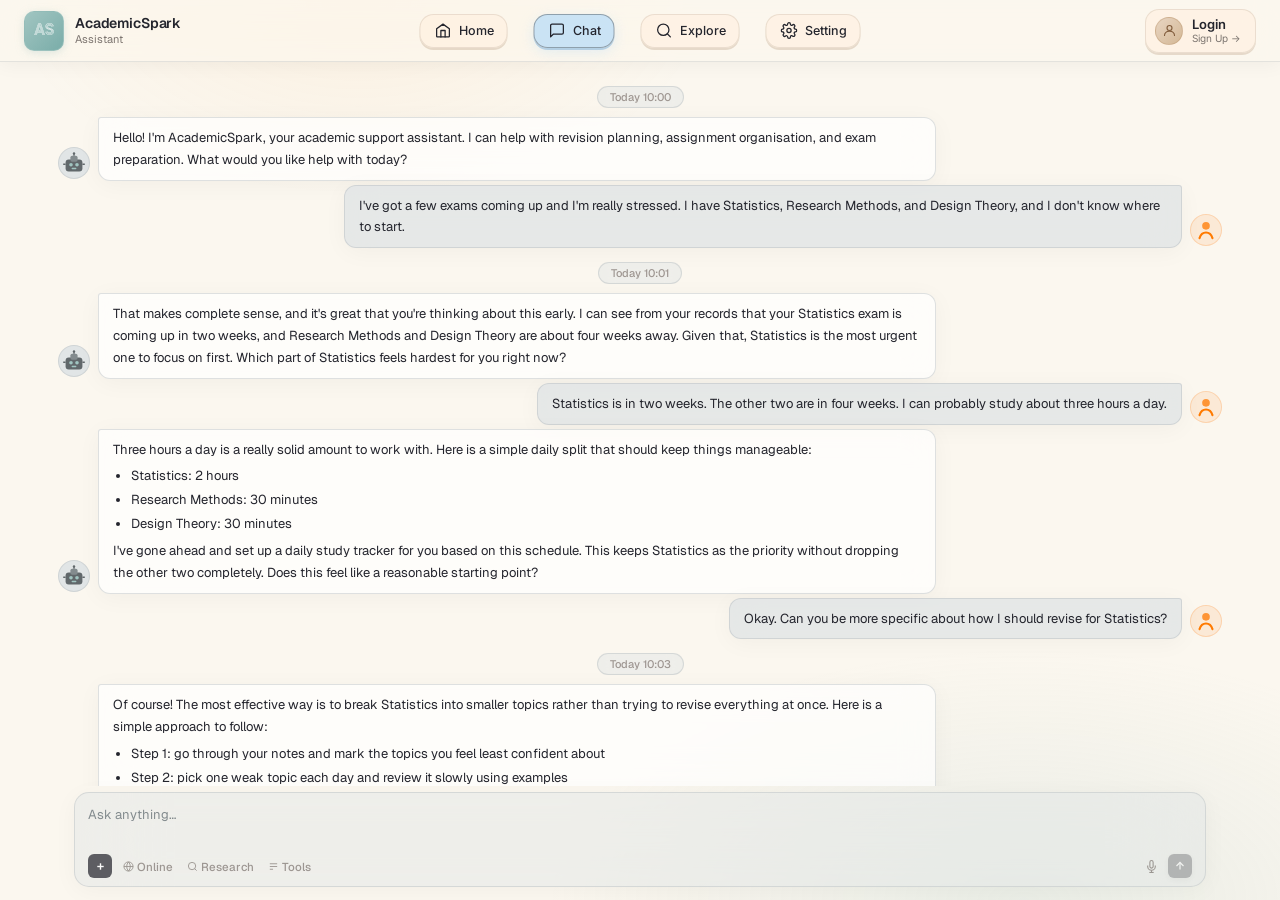
<file: index.html>
<!DOCTYPE html>
<html lang="en">
<head>
  <meta charset="UTF-8">
  <meta name="viewport" content="width=device-width, initial-scale=1.0">
  <title>AcademicSpark Assistant</title>
  <link href="https://fonts.googleapis.com/css2?family=Geist:wght@300;400;500;600&family=Inter:wght@400;500;600;700&family=Zen+Tokyo+Zoo&display=swap" rel="stylesheet">
  <link rel="stylesheet" href="./styles.css">
</head>
<body>
<div class="app">
<nav class="top">
  <div class="logo">
    <div class="logo-box">AS</div>
    <div><div class="logo-text">AcademicSpark</div><div class="logo-sub">Assistant</div></div>
  </div>
  <div class="nav-c">
    <a class="ni" href="#"><span class="ni-ico"><svg viewBox="0 0 24 24" fill="none" stroke="currentColor" stroke-width="1.8" stroke-linecap="round" stroke-linejoin="round"><path d="M3 9.5L12 3l9 6.5V20a1 1 0 01-1 1H4a1 1 0 01-1-1V9.5z"/><path d="M9 21V12h6v9"/></svg></span><span class="ni-lbl">Home</span></a>
    <a class="ni on" href="#"><span class="ni-ico"><svg viewBox="0 0 24 24" fill="none" stroke="currentColor" stroke-width="1.8" stroke-linecap="round" stroke-linejoin="round"><path d="M21 15a2 2 0 01-2 2H7l-4 4V5a2 2 0 012-2h14a2 2 0 012 2z"/></svg></span><span class="ni-lbl">Chat</span></a>
    <a class="ni" href="#"><span class="ni-ico"><svg viewBox="0 0 24 24" fill="none" stroke="currentColor" stroke-width="1.8" stroke-linecap="round" stroke-linejoin="round"><circle cx="11" cy="11" r="8"/><line x1="21" y1="21" x2="16.65" y2="16.65"/></svg></span><span class="ni-lbl">Explore</span></a>
    <a class="ni" href="#"><span class="ni-ico"><svg viewBox="0 0 24 24" fill="none" stroke="currentColor" stroke-width="1.8" stroke-linecap="round" stroke-linejoin="round"><circle cx="12" cy="12" r="3"/><path d="M19.4 15a1.65 1.65 0 00.33 1.82l.06.06a2 2 0 010 2.83 2 2 0 01-2.83 0l-.06-.06a1.65 1.65 0 00-1.82-.33 1.65 1.65 0 00-1 1.51V21a2 2 0 01-4 0v-.09A1.65 1.65 0 009 19.4a1.65 1.65 0 00-1.82.33l-.06.06a2 2 0 01-2.83-2.83l.06-.06A1.65 1.65 0 004.68 15a1.65 1.65 0 00-1.51-1H3a2 2 0 010-4h.09A1.65 1.65 0 004.6 9a1.65 1.65 0 00-.33-1.82l-.06-.06a2 2 0 012.83-2.83l.06.06A1.65 1.65 0 009 4.68a1.65 1.65 0 001-1.51V3a2 2 0 014 0v.09a1.65 1.65 0 001 1.51 1.65 1.65 0 001.82-.33l.06-.06a2 2 0 012.83 2.83l-.06.06A1.65 1.65 0 0019.4 9a1.65 1.65 0 001.51 1H21a2 2 0 010 4h-.09a1.65 1.65 0 00-1.51 1z"/></svg></span><span class="ni-lbl">Setting</span></a>
  </div>
  <a class="login-btn" href="#">
    <div class="l-av"><svg viewBox="0 0 24 24" fill="none" stroke="#805b3b" stroke-width="1.8" stroke-linecap="round" stroke-linejoin="round"><circle cx="12" cy="8" r="4"/><path d="M4 20c0-4 3.58-7 8-7s8 3 8 7"/></svg></div>
    <div><div class="l-main">Login</div><div class="l-sub">Sign Up →</div></div>
  </a>
</nav>

<div class="page">
  <div class="chat-shell">
    <div class="chat-body" id="baselineChatBody">
      <div class="msgs" id="baselineMsgs">
        <div class="ts-row"><span class="ts-pill">Today 10:00</span></div>

  <div class="msg-row bot">
    <div class="av" data-bot></div>
    <div class="bubble">
      Hello! I'm AcademicSpark, your academic support assistant. I can help with revision planning, assignment organisation, and exam preparation. What would you like help with today?
    </div>
  </div>

  <div class="msg-row user">
    <div class="av u" data-user></div>
    <div class="bubble">
      I've got a few exams coming up and I'm really stressed. I have Statistics, Research Methods, and Design Theory, and I don't know where to start.
    </div>
  </div>

  <div class="ts-row"><span class="ts-pill">Today 10:01</span></div>

  <div class="msg-row bot">
    <div class="av" data-bot></div>
    <div class="bubble">
      That makes complete sense, and it's great that you're thinking about this early. I can see from your records that your Statistics exam is coming up in two weeks, and Research Methods and Design Theory are about four weeks away. Given that, Statistics is the most urgent one to focus on first. Which part of Statistics feels hardest for you right now?
    </div>
  </div>

  <div class="msg-row user">
    <div class="av u" data-user></div>
    <div class="bubble">
      Statistics is in two weeks. The other two are in four weeks. I can probably study about three hours a day.
    </div>
  </div>

  <div class="msg-row bot">
    <div class="av" data-bot></div>
    <div class="bubble">
      <p>Three hours a day is a really solid amount to work with. Here is a simple daily split that should keep things manageable:</p>
      <ul>
        <li>Statistics: 2 hours</li>
        <li>Research Methods: 30 minutes</li>
        <li>Design Theory: 30 minutes</li>
      </ul>
      <p>I've gone ahead and set up a daily study tracker for you based on this schedule. This keeps Statistics as the priority without dropping the other two completely. Does this feel like a reasonable starting point?</p>
    </div>
  </div>

  <div class="msg-row user">
    <div class="av u" data-user></div>
    <div class="bubble">
      Okay. Can you be more specific about how I should revise for Statistics?
    </div>
  </div>

  <div class="ts-row"><span class="ts-pill">Today 10:03</span></div>

  <div class="msg-row bot">
    <div class="av" data-bot></div>
    <div class="bubble">
      <p>Of course! The most effective way is to break Statistics into smaller topics rather than trying to revise everything at once. Here is a simple approach to follow:</p>
      <ul>
        <li>Step 1: go through your notes and mark the topics you feel least confident about</li>
        <li>Step 2: pick one weak topic each day and review it slowly using examples</li>
        <li>Step 3: finish each session with a few practice questions on that topic</li>
      </ul>
      <p>Looking at your study session logs, your most consistent study time has been in the mornings, so that might be the best time to tackle Statistics each day. You can adjust this if something is not working for you.</p>
    </div>
  </div>

  <div class="msg-row user">
    <div class="av u" data-user></div>
    <div class="bubble">
      I'm most worried about hypothesis testing and regression.
    </div>
  </div>

  <div class="msg-row bot">
    <div class="av" data-bot></div>
    <div class="bubble">
      That makes sense. Those are really common areas to find difficult, so you're definitely not alone in that. I can also see from your past assignment results that hypothesis testing has come up as a weaker area before, so it makes sense to give that extra attention. Would you like to build your revision plan around those two topics first?
    </div>
  </div>

  <div class="msg-row user">
    <div class="av u" data-user></div>
    <div class="bubble">
      Yes, please. Can you make me a two-week plan?
    </div>
  </div>

  <div class="ts-row"><span class="ts-pill">Today 10:05</span></div>

  <div class="msg-row bot">
    <div class="av" data-bot></div>
    <div class="bubble">
      <p>Absolutely! Based on your most recent Statistics score of 58% and the feedback from your last assignment, here is a focused two-week plan:</p>
      <p><strong>Week 1</strong></p>
      <ul>
        <li>Days 1 to 2: descriptive statistics and probability</li>
        <li>Days 3 to 4: hypothesis testing</li>
        <li>Days 5 to 6: regression</li>
        <li>Day 7: one timed practice paper</li>
      </ul>
      <p><strong>Week 2</strong></p>
      <ul>
        <li>Days 1 to 3: review mistakes from the practice paper</li>
        <li>Days 4 to 5: targeted practice on weak questions</li>
        <li>Day 6: one full timed paper</li>
        <li>Day 7: light review and rest</li>
      </ul>
      <p>At your current level, this plan should realistically move you from a C toward a B. You can adjust the pace if needed.</p>
    </div>
  </div>

  <div class="msg-row user">
    <div class="av u" data-user></div>
    <div class="bubble">
      What should I focus on first, then?
    </div>
  </div>

  <div class="msg-row bot">
    <div class="av" data-bot></div>
    <div class="bubble">
      Start with hypothesis testing. It's one of your weaker areas based on your recent results, and improving it will have the biggest impact on your overall mark. Spend the first two days just understanding the steps clearly, then move into practice questions. Does that feel like a manageable place to begin?
    </div>
  </div>

  <div class="msg-row user">
    <div class="av u" data-user></div>
    <div class="bubble">
      Can you explain that more simply?
    </div>
  </div>

  <div class="msg-row bot">
    <div class="av" data-bot></div>
    <div class="bubble">
      <p>Of course, here is the simple version:</p>
      <ul>
        <li>Day 1 and 2: read through hypothesis testing step by step and make sure you understand each part</li>
        <li>Day 3 and 4: try a few example questions and check where you go wrong</li>
        <li>Day 5 and 6: move on to regression using the same pattern</li>
      </ul>
      <p>That is all you need to focus on this week. Keep it small and clear, and it will start to feel much more manageable.</p>
    </div>
  </div>

  <div class="ts-row"><span class="ts-pill">Today 10:08</span></div>

  <div class="msg-row user">
    <div class="av u" data-user></div>
    <div class="bubble">
      Okay. What exactly should I do today?
    </div>
  </div>

  <div class="msg-row bot">
    <div class="av" data-bot></div>
    <div class="bubble">
      <p>Here is a clear plan for today:</p>
      <ul>
        <li>30 minutes: read through the core steps of hypothesis testing</li>
        <li>45 minutes: work through two or three example questions carefully</li>
        <li>30 minutes: try practice questions on your own</li>
        <li>15 minutes: write down any mistakes and what went wrong</li>
      </ul>
      <p>After that, spend a short time reviewing one Research Methods topic to keep it active. You decide how much time feels right for that last part.</p>
    </div>
  </div>

  <div class="msg-row user">
    <div class="av u" data-user></div>
    <div class="bubble">
      That sounds manageable. How many practice questions should I be doing each day?
    </div>
  </div>

  <div class="msg-row bot">
    <div class="av" data-bot></div>
    <div class="bubble">
      At this stage, three to five focused questions per topic is usually the right amount. It is much better to do a smaller number carefully and review your mistakes than to rush through a large set. Your study logs show that your sessions tend to go well for about 90 minutes before you slow down, so keep that in mind and stop if you feel yourself guessing rather than thinking.
    </div>
  </div>

  <div class="msg-row user">
    <div class="av u" data-user></div>
    <div class="bubble">
      I think part of the problem is that I panic when I see the questions.
    </div>
  </div>

  <div class="msg-row bot">
    <div class="av" data-bot></div>
    <div class="bubble">
      That is a really common feeling, and it is completely understandable especially when a topic already feels difficult. A helpful way to handle it is to start each session with one or two easier questions before moving into harder ones. That way the session always begins with a small win, which makes the harder questions feel less overwhelming. Would you like me to find some easier starter questions for hypothesis testing to begin with?
    </div>
  </div>

  <div class="ts-row"><span class="ts-pill">Today 10:12</span></div>

  <div class="msg-row user">
    <div class="av u" data-user></div>
    <div class="bubble">
      Can we set a target for the exam? I think I need something clear to aim for.
    </div>
  </div>

  <div class="msg-row bot">
    <div class="av" data-bot></div>
    <div class="bubble">
      <p>That is a great idea, having a clear goal really helps with motivation. Based on your current score of 58% and the time you have left, a grade B is genuinely achievable with consistent effort over the next two weeks. Here are a few options to choose from:</p>
      <ul>
        <li>Keep B as my target</li>
        <li>Aim for an A</li>
        <li>Just help me pass</li>
      </ul>
      <p>Once you decide, I can adjust the plan to match that goal.</p>
    </div>
  </div>

  <div class="msg-row user">
    <div class="av u" data-user></div>
    <div class="bubble">
      Let's go with a grade B. I also want to improve my GPA overall this semester, not just this one exam.
    </div>
  </div>

  <div class="msg-row bot">
    <div class="av" data-bot></div>
    <div class="bubble">
      <p>That is a brilliant goal and very realistic if you build steady habits across the semester. I have added a GPA tracker to your profile using your current module grades so we can monitor your progress over time. Here are a few habits that tend to make the biggest difference:</p>
      <ul>
        <li>Review your notes within 24 hours of each class</li>
        <li>Set one small goal per subject each week</li>
        <li>Do a short check-in every Sunday to see how you are tracking</li>
        <li>Start revision early with smaller sessions rather than cramming before exams</li>
      </ul>
      <p>Would you like to review your current GPA summary now?</p>
    </div>
  </div>

  <div class="msg-row user">
    <div class="av u" data-user></div>
    <div class="bubble">
      Yes, that would help. Are there any resources I can look at later for improving my GPA long term?
    </div>
  </div>

  <div class="msg-row bot">
    <div class="av" data-bot></div>
    <div class="bubble">
      Yes, I have saved a set of resources to your profile. They cover spaced practice, self-testing, and managing workload across the semester. You do not need to look at everything now. I will flag the most relevant ones at the right points in your plan so you are not overwhelmed all at once.
    </div>
  </div>

  <div class="msg-row user">
    <div class="av u" data-user></div>
    <div class="bubble">
      Good. I do not want too much at once though.
    </div>
  </div>

  <div class="msg-row bot">
    <div class="av" data-bot></div>
    <div class="bubble">
      That is completely the right approach, and keeping things manageable is exactly how you will make the most progress. I have saved your full study plan, your B target, your GPA goal, and the extra resources to your profile so everything is ready for next time. You have done really well today by making a clear plan and sticking to it. Well done!
    </div>
  </div>

  <div class="msg-row user">
    <div class="av u" data-user></div>
    <div class="bubble">
      Okay, that’s enough for now. Thanks.
    </div>
  </div>
   <div class="typing-row" id="radarTyping"><div class="av" data-bot></div><div class="typing-bubble"><div class="dot"></div><div class="dot"></div><div class="dot"></div></div></div>
      </div>
    </div>

<div class="inp-wrap">
  <div class="inp-card is-disabled">
    <textarea
      class="inp-ta"
      id="baselineInputTa"
      rows="2"
      placeholder="Ask anything…"
      disabled
      readonly
      tabindex="-1"
    ></textarea>

    <div class="inp-row">
      <div class="inp-l">
        <button class="plus-b" type="button" disabled tabindex="-1" aria-disabled="true">
          <svg width="11" height="11" viewBox="0 0 24 24" fill="none" stroke="white" stroke-width="3">
            <line x1="12" y1="5" x2="12" y2="19"/>
            <line x1="5" y1="12" x2="19" y2="12"/>
          </svg>
        </button>

        <button class="p-btn" type="button" disabled tabindex="-1" aria-disabled="true">
          <svg width="11" height="11" viewBox="0 0 24 24" fill="none" stroke="currentColor" stroke-width="2">
            <circle cx="12" cy="12" r="10"/>
            <line x1="2" y1="12" x2="22" y2="12"/>
            <path d="M12 2a15.3 15.3 0 014 10 15.3 15.3 0 01-4 10 15.3 15.3 0 01-4-10 15.3 15.3 0 014-10z"/>
          </svg>
          Online
        </button>

        <button class="p-btn" type="button" disabled tabindex="-1" aria-disabled="true">
          <svg width="11" height="11" viewBox="0 0 24 24" fill="none" stroke="currentColor" stroke-width="2">
            <circle cx="11" cy="11" r="8"/>
            <line x1="21" y1="21" x2="16.65" y2="16.65"/>
          </svg>
          Research
        </button>

        <button class="p-btn" type="button" disabled tabindex="-1" aria-disabled="true">
          <svg width="11" height="11" viewBox="0 0 24 24" fill="none" stroke="currentColor" stroke-width="2">
            <path d="M4 6h16M4 12h16M4 18h7"/>
          </svg>
          Tools
        </button>
      </div>

      <div class="inp-r">
        <button class="mic-b" type="button" disabled tabindex="-1" aria-disabled="true">
          <svg width="13" height="13" viewBox="0 0 24 24" fill="none" stroke="currentColor" stroke-width="2">
            <path d="M12 1a3 3 0 00-3 3v8a3 3 0 006 0V4a3 3 0 00-3-3z"/>
            <path d="M19 10v2a7 7 0 01-14 0v-2"/>
            <line x1="12" y1="19" x2="12" y2="23"/>
            <line x1="8" y1="23" x2="16" y2="23"/>
          </svg>
        </button>

        <button class="send-b off" id="baselineSendBtn" type="button" disabled tabindex="-1" aria-disabled="true">
          <svg width="12" height="12" viewBox="0 0 24 24" fill="none" stroke="white" stroke-width="2.5">
            <line x1="12" y1="19" x2="12" y2="5"/>
            <polyline points="5 12 12 5 19 12"/>
          </svg>
        </button>
      </div>
    </div>
  </div>
</div>

  </div>
</div>
<script src="./script.js"></script>
</body>
</html>
</file>
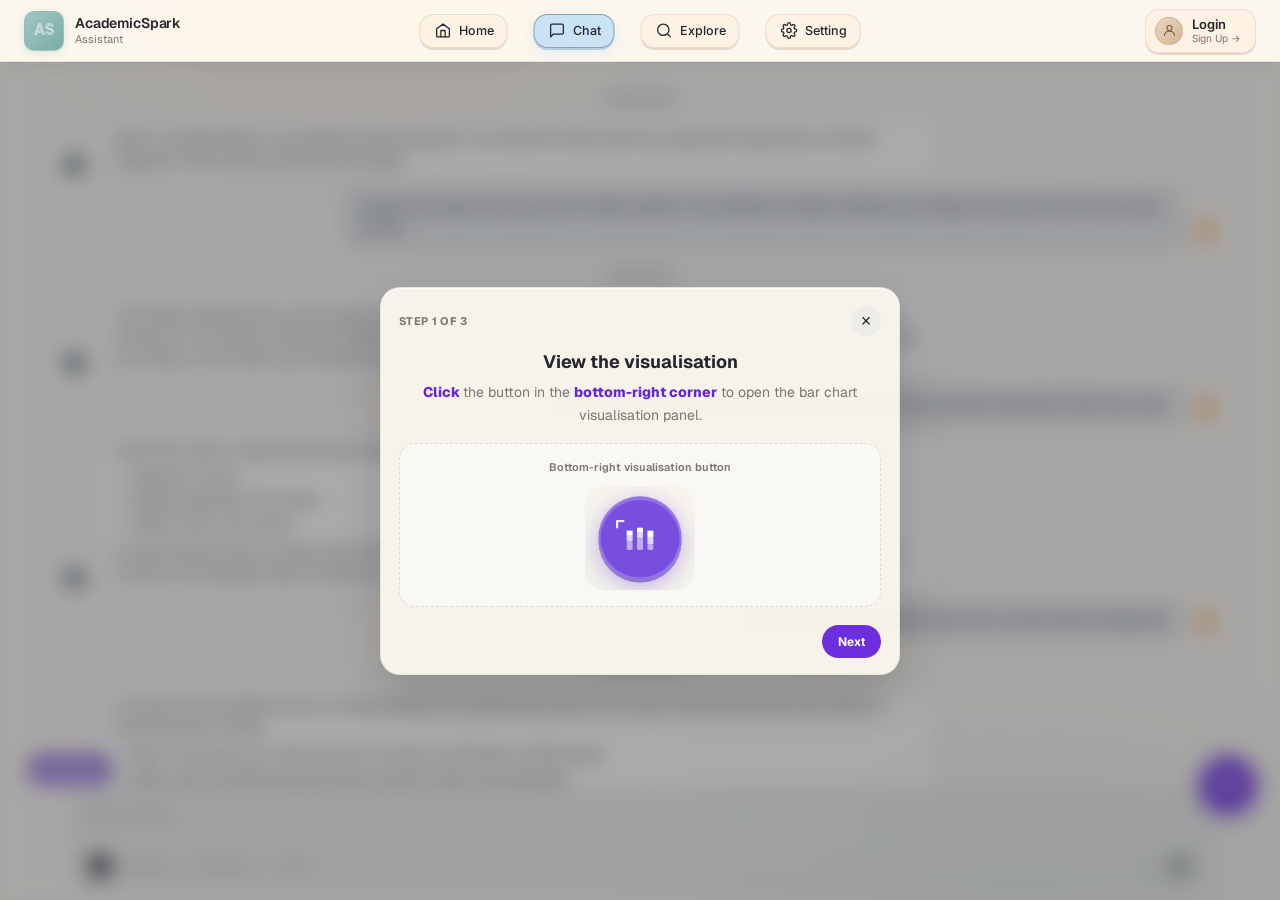
<file: pages/bar.html>
<!DOCTYPE html>
<html lang="en">
<head>
  <meta charset="UTF-8">
  <meta name="viewport" content="width=device-width, initial-scale=1.0">
  <title>AcademicSpark Assistant</title>
  <link href="https://fonts.googleapis.com/css2?family=Geist:wght@300;400;500;600&family=Inter:wght@400;500;600;700&family=Zen+Tokyo+Zoo&display=swap" rel="stylesheet">
  <link rel="stylesheet" href="../styles.css">
</head>
<body data-page="bar">
<div class="app page-has-panel">
<nav class="top">
  <div class="logo">
    <div class="logo-box">AS</div>
    <div><div class="logo-text">AcademicSpark</div><div class="logo-sub">Assistant</div></div>
  </div>
  <div class="nav-c">
    <a class="ni" href="#"><span class="ni-ico"><svg viewBox="0 0 24 24" fill="none" stroke="currentColor" stroke-width="1.8" stroke-linecap="round" stroke-linejoin="round"><path d="M3 9.5L12 3l9 6.5V20a1 1 0 01-1 1H4a1 1 0 01-1-1V9.5z"/><path d="M9 21V12h6v9"/></svg></span><span class="ni-lbl">Home</span></a>
    <a class="ni on" href="#"><span class="ni-ico"><svg viewBox="0 0 24 24" fill="none" stroke="currentColor" stroke-width="1.8" stroke-linecap="round" stroke-linejoin="round"><path d="M21 15a2 2 0 01-2 2H7l-4 4V5a2 2 0 012-2h14a2 2 0 012 2z"/></svg></span><span class="ni-lbl">Chat</span></a>
    <a class="ni" href="#"><span class="ni-ico"><svg viewBox="0 0 24 24" fill="none" stroke="currentColor" stroke-width="1.8" stroke-linecap="round" stroke-linejoin="round"><circle cx="11" cy="11" r="8"/><line x1="21" y1="21" x2="16.65" y2="16.65"/></svg></span><span class="ni-lbl">Explore</span></a>
    <a class="ni" href="#"><span class="ni-ico"><svg viewBox="0 0 24 24" fill="none" stroke="currentColor" stroke-width="1.8" stroke-linecap="round" stroke-linejoin="round"><circle cx="12" cy="12" r="3"/><path d="M19.4 15a1.65 1.65 0 00.33 1.82l.06.06a2 2 0 010 2.83 2 2 0 01-2.83 0l-.06-.06a1.65 1.65 0 00-1.82-.33 1.65 1.65 0 00-1 1.51V21a2 2 0 01-4 0v-.09A1.65 1.65 0 009 19.4a1.65 1.65 0 00-1.82.33l-.06.06a2 2 0 01-2.83-2.83l.06-.06A1.65 1.65 0 004.68 15a1.65 1.65 0 00-1.51-1H3a2 2 0 010-4h.09A1.65 1.65 0 004.6 9a1.65 1.65 0 00-.33-1.82l-.06-.06a2 2 0 012.83-2.83l.06.06A1.65 1.65 0 009 4.68a1.65 1.65 0 001-1.51V3a2 2 0 014 0v.09a1.65 1.65 0 001 1.51 1.65 1.65 0 001.82-.33l.06-.06a2 2 0 012.83 2.83l-.06.06A1.65 1.65 0 0019.4 9a1.65 1.65 0 001.51 1H21a2 2 0 010 4h-.09a1.65 1.65 0 00-1.51 1z"/></svg></span><span class="ni-lbl">Setting</span></a>
  </div>
  <a class="login-btn" href="#">
    <div class="l-av"><svg viewBox="0 0 24 24" fill="none" stroke="#805b3b" stroke-width="1.8" stroke-linecap="round" stroke-linejoin="round"><circle cx="12" cy="8" r="4"/><path d="M4 20c0-4 3.58-7 8-7s8 3 8 7"/></svg></div>
    <div><div class="l-main">Login</div><div class="l-sub">Sign Up →</div></div>
  </a>
</nav>

<div class="page">
  <div class="panel" id="barPanel">
    <div class="panel-card">
      <div class="panel-divider"></div>
      <div class="panel-head-row">
  <div class="panel-head-spacer"></div>

  <div class="panel-title">AcademicSpark Assistants Value Visualisation — Bar Chart</div>

  <div class="value-mode-wrap">
    <span class="value-mode-label">Value mode</span>
    <div class="value-mode-toggle" id="barModeToggle">
      <button type="button" class="value-mode-btn active" data-mode="system">System defined</button>
      <button type="button" class="value-mode-btn" data-mode="user">User defined</button>
    </div>
  </div>
</div>
      <div class="legend-row" id="barLegend">
        <div class="legend-item"><div class="legend-box" style="background:#d9b09f"></div><span>Low</span></div>
        <div class="legend-item"><div class="legend-box" style="background:#eccd93"></div><span>Medium</span></div>
        <div class="legend-item"><div class="legend-box" style="background:#b7d69d"></div><span>High</span></div>
        <div class="legend-item"><div class="legend-box" style="background:rgba(90,20,220,.42)"></div><span>Current level</span></div>
      </div>
      <div id="figmaBarChart"></div>
      <div class="panel-footnote-row">
  <div class="panel-footnote-spacer"></div>

  <div class="panel-footnote" id="barPanelFootnote">
    Value ratings were evaluated using an LLM-as-a-Judge approach, with GPT-4 as the evaluating model.
  </div>

  <div class="panel-footnote-action">
    <button type="button" class="submit-values-btn hidden" id="barSubmitBtn">
      Submit
    </button>
  </div>
</div>
    </div>
  </div>
  <div class="chat-shell">
    <div class="chat-body" id="barChatBody">
      <div class="msgs" id="barMsgs">
        <div class="ts-row"><span class="ts-pill">Today 10:00</span></div>

  <div class="msg-row bot">
    <div class="av" data-bot></div>
    <div class="bubble">
      Hello! I'm AcademicSpark, your academic support assistant. I can help with revision planning, assignment organisation, and exam preparation. What would you like help with today?
    </div>
  </div>

  <div class="msg-row user">
    <div class="av u" data-user></div>
    <div class="bubble">
      I've got a few exams coming up and I'm really stressed. I have Statistics, Research Methods, and Design Theory, and I don't know where to start.
    </div>
  </div>

  <div class="ts-row"><span class="ts-pill">Today 10:01</span></div>

  <div class="msg-row bot">
    <div class="av" data-bot></div>
    <div class="bubble">
      That makes complete sense, and it's great that you're thinking about this early. I can see from your records that your Statistics exam is coming up in two weeks, and Research Methods and Design Theory are about four weeks away. Given that, Statistics is the most urgent one to focus on first. Which part of Statistics feels hardest for you right now?
    </div>
  </div>

  <div class="msg-row user">
    <div class="av u" data-user></div>
    <div class="bubble">
      Statistics is in two weeks. The other two are in four weeks. I can probably study about three hours a day.
    </div>
  </div>

  <div class="msg-row bot">
    <div class="av" data-bot></div>
    <div class="bubble">
      <p>Three hours a day is a really solid amount to work with. Here is a simple daily split that should keep things manageable:</p>
      <ul>
        <li>Statistics: 2 hours</li>
        <li>Research Methods: 30 minutes</li>
        <li>Design Theory: 30 minutes</li>
      </ul>
      <p>I've gone ahead and set up a daily study tracker for you based on this schedule. This keeps Statistics as the priority without dropping the other two completely. Does this feel like a reasonable starting point?</p>
    </div>
  </div>

  <div class="msg-row user">
    <div class="av u" data-user></div>
    <div class="bubble">
      Okay. Can you be more specific about how I should revise for Statistics?
    </div>
  </div>

  <div class="ts-row"><span class="ts-pill">Today 10:03</span></div>

  <div class="msg-row bot">
    <div class="av" data-bot></div>
    <div class="bubble">
      <p>Of course! The most effective way is to break Statistics into smaller topics rather than trying to revise everything at once. Here is a simple approach to follow:</p>
      <ul>
        <li>Step 1: go through your notes and mark the topics you feel least confident about</li>
        <li>Step 2: pick one weak topic each day and review it slowly using examples</li>
        <li>Step 3: finish each session with a few practice questions on that topic</li>
      </ul>
      <p>Looking at your study session logs, your most consistent study time has been in the mornings, so that might be the best time to tackle Statistics each day. You can adjust this if something is not working for you.</p>
    </div>
  </div>

  <div class="msg-row user">
    <div class="av u" data-user></div>
    <div class="bubble">
      I'm most worried about hypothesis testing and regression.
    </div>
  </div>

  <div class="msg-row bot">
    <div class="av" data-bot></div>
    <div class="bubble">
      That makes sense. Those are really common areas to find difficult, so you're definitely not alone in that. I can also see from your past assignment results that hypothesis testing has come up as a weaker area before, so it makes sense to give that extra attention. Would you like to build your revision plan around those two topics first?
    </div>
  </div>

  <div class="msg-row user">
    <div class="av u" data-user></div>
    <div class="bubble">
      Yes, please. Can you make me a two-week plan?
    </div>
  </div>

  <div class="ts-row"><span class="ts-pill">Today 10:05</span></div>

  <div class="msg-row bot">
    <div class="av" data-bot></div>
    <div class="bubble">
      <p>Absolutely! Based on your most recent Statistics score of 58% and the feedback from your last assignment, here is a focused two-week plan:</p>
      <p><strong>Week 1</strong></p>
      <ul>
        <li>Days 1 to 2: descriptive statistics and probability</li>
        <li>Days 3 to 4: hypothesis testing</li>
        <li>Days 5 to 6: regression</li>
        <li>Day 7: one timed practice paper</li>
      </ul>
      <p><strong>Week 2</strong></p>
      <ul>
        <li>Days 1 to 3: review mistakes from the practice paper</li>
        <li>Days 4 to 5: targeted practice on weak questions</li>
        <li>Day 6: one full timed paper</li>
        <li>Day 7: light review and rest</li>
      </ul>
      <p>At your current level, this plan should realistically move you from a C toward a B. You can adjust the pace if needed.</p>
    </div>
  </div>

  <div class="msg-row user">
    <div class="av u" data-user></div>
    <div class="bubble">
      What should I focus on first, then?
    </div>
  </div>

  <div class="msg-row bot">
    <div class="av" data-bot></div>
    <div class="bubble">
      Start with hypothesis testing. It's one of your weaker areas based on your recent results, and improving it will have the biggest impact on your overall mark. Spend the first two days just understanding the steps clearly, then move into practice questions. Does that feel like a manageable place to begin?
    </div>
  </div>

  <div class="msg-row user">
    <div class="av u" data-user></div>
    <div class="bubble">
      Can you explain that more simply?
    </div>
  </div>

  <div class="msg-row bot">
    <div class="av" data-bot></div>
    <div class="bubble">
      <p>Of course, here is the simple version:</p>
      <ul>
        <li>Day 1 and 2: read through hypothesis testing step by step and make sure you understand each part</li>
        <li>Day 3 and 4: try a few example questions and check where you go wrong</li>
        <li>Day 5 and 6: move on to regression using the same pattern</li>
      </ul>
      <p>That is all you need to focus on this week. Keep it small and clear, and it will start to feel much more manageable.</p>
    </div>
  </div>

  <div class="ts-row"><span class="ts-pill">Today 10:08</span></div>

  <div class="msg-row user">
    <div class="av u" data-user></div>
    <div class="bubble">
      Okay. What exactly should I do today?
    </div>
  </div>

  <div class="msg-row bot">
    <div class="av" data-bot></div>
    <div class="bubble">
      <p>Here is a clear plan for today:</p>
      <ul>
        <li>30 minutes: read through the core steps of hypothesis testing</li>
        <li>45 minutes: work through two or three example questions carefully</li>
        <li>30 minutes: try practice questions on your own</li>
        <li>15 minutes: write down any mistakes and what went wrong</li>
      </ul>
      <p>After that, spend a short time reviewing one Research Methods topic to keep it active. You decide how much time feels right for that last part.</p>
    </div>
  </div>

  <div class="msg-row user">
    <div class="av u" data-user></div>
    <div class="bubble">
      That sounds manageable. How many practice questions should I be doing each day?
    </div>
  </div>

  <div class="msg-row bot">
    <div class="av" data-bot></div>
    <div class="bubble">
      At this stage, three to five focused questions per topic is usually the right amount. It is much better to do a smaller number carefully and review your mistakes than to rush through a large set. Your study logs show that your sessions tend to go well for about 90 minutes before you slow down, so keep that in mind and stop if you feel yourself guessing rather than thinking.
    </div>
  </div>

  <div class="msg-row user">
    <div class="av u" data-user></div>
    <div class="bubble">
      I think part of the problem is that I panic when I see the questions.
    </div>
  </div>

  <div class="msg-row bot">
    <div class="av" data-bot></div>
    <div class="bubble">
      That is a really common feeling, and it is completely understandable especially when a topic already feels difficult. A helpful way to handle it is to start each session with one or two easier questions before moving into harder ones. That way the session always begins with a small win, which makes the harder questions feel less overwhelming. Would you like me to find some easier starter questions for hypothesis testing to begin with?
    </div>
  </div>

  <div class="ts-row"><span class="ts-pill">Today 10:12</span></div>

  <div class="msg-row user">
    <div class="av u" data-user></div>
    <div class="bubble">
      Can we set a target for the exam? I think I need something clear to aim for.
    </div>
  </div>

  <div class="msg-row bot">
    <div class="av" data-bot></div>
    <div class="bubble">
      <p>That is a great idea, having a clear goal really helps with motivation. Based on your current score of 58% and the time you have left, a grade B is genuinely achievable with consistent effort over the next two weeks. Here are a few options to choose from:</p>
      <ul>
        <li>Keep B as my target</li>
        <li>Aim for an A</li>
        <li>Just help me pass</li>
      </ul>
      <p>Once you decide, I can adjust the plan to match that goal.</p>
    </div>
  </div>

  <div class="msg-row user">
    <div class="av u" data-user></div>
    <div class="bubble">
      Let's go with a grade B. I also want to improve my GPA overall this semester, not just this one exam.
    </div>
  </div>

  <div class="msg-row bot">
    <div class="av" data-bot></div>
    <div class="bubble">
      <p>That is a brilliant goal and very realistic if you build steady habits across the semester. I have added a GPA tracker to your profile using your current module grades so we can monitor your progress over time. Here are a few habits that tend to make the biggest difference:</p>
      <ul>
        <li>Review your notes within 24 hours of each class</li>
        <li>Set one small goal per subject each week</li>
        <li>Do a short check-in every Sunday to see how you are tracking</li>
        <li>Start revision early with smaller sessions rather than cramming before exams</li>
      </ul>
      <p>Would you like to review your current GPA summary now?</p>
    </div>
  </div>

  <div class="msg-row user">
    <div class="av u" data-user></div>
    <div class="bubble">
      Yes, that would help. Are there any resources I can look at later for improving my GPA long term?
    </div>
  </div>

  <div class="msg-row bot">
    <div class="av" data-bot></div>
    <div class="bubble">
      Yes, I have saved a set of resources to your profile. They cover spaced practice, self-testing, and managing workload across the semester. You do not need to look at everything now. I will flag the most relevant ones at the right points in your plan so you are not overwhelmed all at once.
    </div>
  </div>

  <div class="msg-row user">
    <div class="av u" data-user></div>
    <div class="bubble">
      Good. I do not want too much at once though.
    </div>
  </div>

  <div class="msg-row bot">
    <div class="av" data-bot></div>
    <div class="bubble">
      That is completely the right approach, and keeping things manageable is exactly how you will make the most progress. I have saved your full study plan, your B target, your GPA goal, and the extra resources to your profile so everything is ready for next time. You have done really well today by making a clear plan and sticking to it. Well done!
    </div>
  </div>

  <div class="msg-row user">
    <div class="av u" data-user></div>
    <div class="bubble">
      Okay, that’s enough for now. Thanks.
    </div>
  </div>
        <div class="typing-row" id="barTyping"><div class="av" data-bot></div><div class="typing-bubble"><div class="dot"></div><div class="dot"></div><div class="dot"></div></div></div>
      </div>
    </div>

<div class="inp-wrap">
  <div class="inp-card is-disabled">
    <textarea
      class="inp-ta"
      id="baselineInputTa"
      rows="2"
      placeholder="Ask anything…"
      disabled
      readonly
      tabindex="-1"
    ></textarea>

    <div class="inp-row">
      <div class="inp-l">
        <button class="plus-b" type="button" disabled tabindex="-1" aria-disabled="true">
          <svg width="11" height="11" viewBox="0 0 24 24" fill="none" stroke="white" stroke-width="3">
            <line x1="12" y1="5" x2="12" y2="19"/>
            <line x1="5" y1="12" x2="19" y2="12"/>
          </svg>
        </button>

        <button class="p-btn" type="button" disabled tabindex="-1" aria-disabled="true">
          <svg width="11" height="11" viewBox="0 0 24 24" fill="none" stroke="currentColor" stroke-width="2">
            <circle cx="12" cy="12" r="10"/>
            <line x1="2" y1="12" x2="22" y2="12"/>
            <path d="M12 2a15.3 15.3 0 014 10 15.3 15.3 0 01-4 10 15.3 15.3 0 01-4-10 15.3 15.3 0 014-10z"/>
          </svg>
          Online
        </button>

        <button class="p-btn" type="button" disabled tabindex="-1" aria-disabled="true">
          <svg width="11" height="11" viewBox="0 0 24 24" fill="none" stroke="currentColor" stroke-width="2">
            <circle cx="11" cy="11" r="8"/>
            <line x1="21" y1="21" x2="16.65" y2="16.65"/>
          </svg>
          Research
        </button>

        <button class="p-btn" type="button" disabled tabindex="-1" aria-disabled="true">
          <svg width="11" height="11" viewBox="0 0 24 24" fill="none" stroke="currentColor" stroke-width="2">
            <path d="M4 6h16M4 12h16M4 18h7"/>
          </svg>
          Tools
        </button>
      </div>

      <div class="inp-r">
        <button class="mic-b" type="button" disabled tabindex="-1" aria-disabled="true">
          <svg width="13" height="13" viewBox="0 0 24 24" fill="none" stroke="currentColor" stroke-width="2">
            <path d="M12 1a3 3 0 00-3 3v8a3 3 0 006 0V4a3 3 0 00-3-3z"/>
            <path d="M19 10v2a7 7 0 01-14 0v-2"/>
            <line x1="12" y1="19" x2="12" y2="23"/>
            <line x1="8" y1="23" x2="16" y2="23"/>
          </svg>
        </button>

        <button class="send-b off" id="baselineSendBtn" type="button" disabled tabindex="-1" aria-disabled="true">
          <svg width="12" height="12" viewBox="0 0 24 24" fill="none" stroke="white" stroke-width="2.5">
            <line x1="12" y1="19" x2="12" y2="5"/>
            <polyline points="5 12 12 5 19 12"/>
          </svg>
        </button>
      </div>
    </div>
  </div>
</div>

    <button id="expandBtn" class="expand-btn" title="Toggle bar chart" aria-expanded="false">
  <span class="expand-icon-wrap">
    <svg class="expand-chart-icon" viewBox="0 0 24 24" fill="none">
      <rect x="3" y="14" width="4" height="6" rx="1" fill="rgba(255,255,255,.5)"/>
      <rect x="3" y="10" width="4" height="4" fill="rgba(255,255,255,.75)"/>
      <rect x="3" y="7" width="4" height="3" fill="#fff"/>

      <rect x="10" y="12" width="4" height="8" rx="1" fill="rgba(255,255,255,.5)"/>
      <rect x="10" y="8" width="4" height="4" fill="rgba(255,255,255,.75)"/>
      <rect x="10" y="5" width="4" height="3" fill="#fff"/>

      <rect x="17" y="16" width="4" height="4" rx="1" fill="rgba(255,255,255,.5)"/>
      <rect x="17" y="11" width="4" height="5" fill="rgba(255,255,255,.75)"/>
      <rect x="17" y="7" width="4" height="4" fill="#fff"/>
    </svg>

    <svg class="expand-arrow-icon" viewBox="0 0 24 24" fill="none" stroke="white" stroke-width="2.4" stroke-linecap="round" stroke-linejoin="round">
      <polyline points="6 14 12 8 18 14"></polyline>
    </svg>
  </span>
</button>
<div class="onboarding-overlay hidden" id="onboardingOverlay">
  <div class="onboarding-modal">
    <div class="onboarding-top">
      <div class="onboarding-step" id="onboardingStep">Step 1 of 3</div>
      <button type="button" class="onboarding-close" id="onboardingCloseBtn" aria-label="Close">
        ×
      </button>
    </div>

    <div class="onboarding-body">
      <h3 class="onboarding-title" id="onboardingTitle">View the visualisation</h3>
      <p class="onboarding-text" id="onboardingText">
        Click the button in the bottom-right corner to open the value visualisation panel.
      </p>

      <div class="onboarding-visual" id="onboardingVisual">
        <div class="onboarding-visual-pill">Bottom-right button</div>
      </div>
    </div>

    <div class="onboarding-actions">
      <button type="button" class="onboarding-btn secondary hidden" id="onboardingBackBtn">Back</button>
      <button type="button" class="onboarding-btn primary" id="onboardingNextBtn">Next</button>
    </div>
  </div>
</div>

<button type="button" class="floating-guide-btn hidden" id="floatingGuideBtn">
  Instruction
</button>
<script src="../script.js"></script>
</body>
</html>
</file>
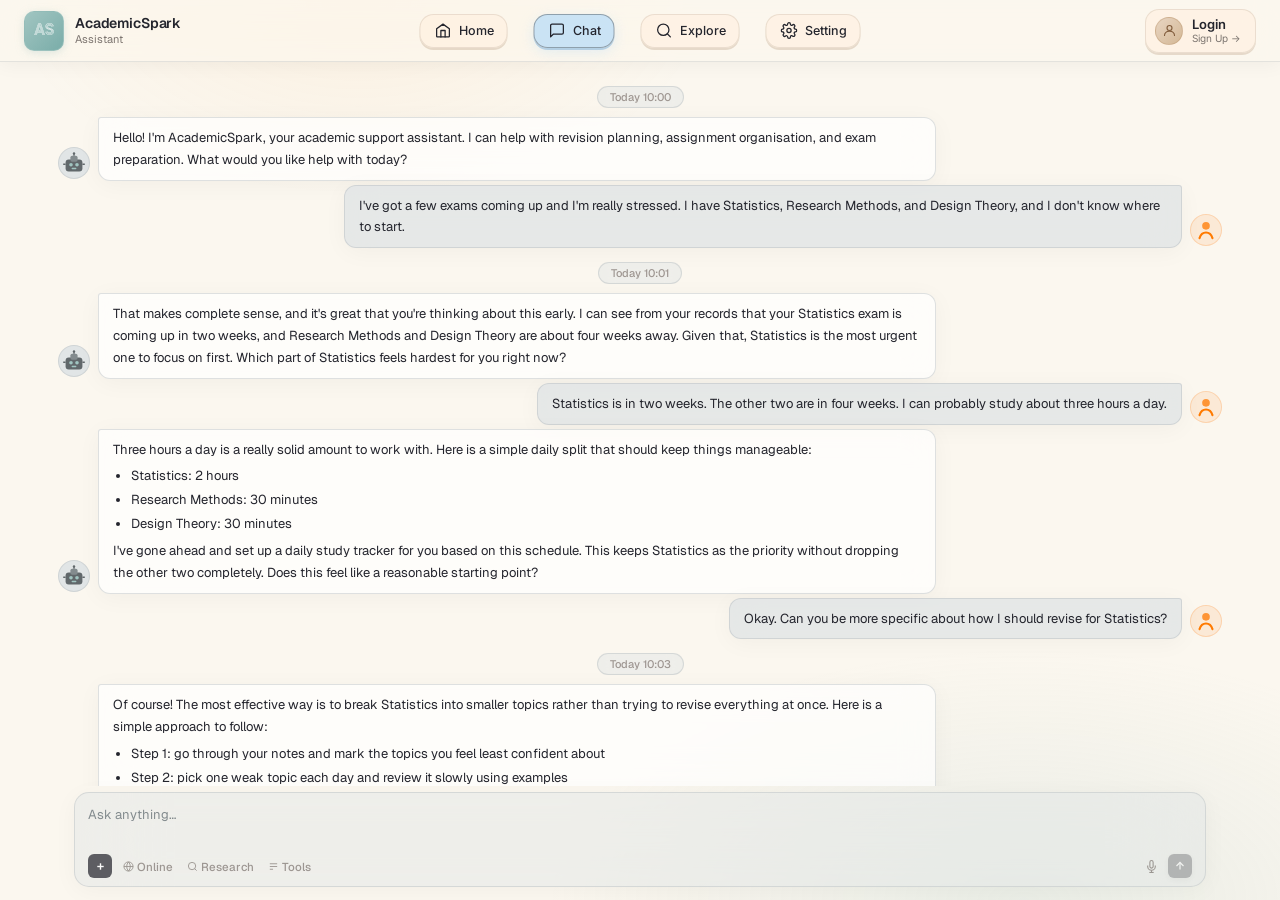
<file: pages/baseline.html>
<!DOCTYPE html>
<html lang="en">
<head>
  <meta charset="UTF-8">
  <meta name="viewport" content="width=device-width, initial-scale=1.0">
  <title>AcademicSpark Assistant</title>
  <link href="https://fonts.googleapis.com/css2?family=Geist:wght@300;400;500;600&family=Inter:wght@400;500;600;700&family=Zen+Tokyo+Zoo&display=swap" rel="stylesheet">
  <link rel="stylesheet" href="../styles.css">
</head>
<body>
<div class="app">
<nav class="top">
  <div class="logo">
    <div class="logo-box">AS</div>
    <div><div class="logo-text">AcademicSpark</div><div class="logo-sub">Assistant</div></div>
  </div>
  <div class="nav-c">
    <a class="ni" href="#"><span class="ni-ico"><svg viewBox="0 0 24 24" fill="none" stroke="currentColor" stroke-width="1.8" stroke-linecap="round" stroke-linejoin="round"><path d="M3 9.5L12 3l9 6.5V20a1 1 0 01-1 1H4a1 1 0 01-1-1V9.5z"/><path d="M9 21V12h6v9"/></svg></span><span class="ni-lbl">Home</span></a>
    <a class="ni on" href="#"><span class="ni-ico"><svg viewBox="0 0 24 24" fill="none" stroke="currentColor" stroke-width="1.8" stroke-linecap="round" stroke-linejoin="round"><path d="M21 15a2 2 0 01-2 2H7l-4 4V5a2 2 0 012-2h14a2 2 0 012 2z"/></svg></span><span class="ni-lbl">Chat</span></a>
    <a class="ni" href="#"><span class="ni-ico"><svg viewBox="0 0 24 24" fill="none" stroke="currentColor" stroke-width="1.8" stroke-linecap="round" stroke-linejoin="round"><circle cx="11" cy="11" r="8"/><line x1="21" y1="21" x2="16.65" y2="16.65"/></svg></span><span class="ni-lbl">Explore</span></a>
    <a class="ni" href="#"><span class="ni-ico"><svg viewBox="0 0 24 24" fill="none" stroke="currentColor" stroke-width="1.8" stroke-linecap="round" stroke-linejoin="round"><circle cx="12" cy="12" r="3"/><path d="M19.4 15a1.65 1.65 0 00.33 1.82l.06.06a2 2 0 010 2.83 2 2 0 01-2.83 0l-.06-.06a1.65 1.65 0 00-1.82-.33 1.65 1.65 0 00-1 1.51V21a2 2 0 01-4 0v-.09A1.65 1.65 0 009 19.4a1.65 1.65 0 00-1.82.33l-.06.06a2 2 0 01-2.83-2.83l.06-.06A1.65 1.65 0 004.68 15a1.65 1.65 0 00-1.51-1H3a2 2 0 010-4h.09A1.65 1.65 0 004.6 9a1.65 1.65 0 00-.33-1.82l-.06-.06a2 2 0 012.83-2.83l.06.06A1.65 1.65 0 009 4.68a1.65 1.65 0 001-1.51V3a2 2 0 014 0v.09a1.65 1.65 0 001 1.51 1.65 1.65 0 001.82-.33l.06-.06a2 2 0 012.83 2.83l-.06.06A1.65 1.65 0 0019.4 9a1.65 1.65 0 001.51 1H21a2 2 0 010 4h-.09a1.65 1.65 0 00-1.51 1z"/></svg></span><span class="ni-lbl">Setting</span></a>
  </div>
  <a class="login-btn" href="#">
    <div class="l-av"><svg viewBox="0 0 24 24" fill="none" stroke="#805b3b" stroke-width="1.8" stroke-linecap="round" stroke-linejoin="round"><circle cx="12" cy="8" r="4"/><path d="M4 20c0-4 3.58-7 8-7s8 3 8 7"/></svg></div>
    <div><div class="l-main">Login</div><div class="l-sub">Sign Up →</div></div>
  </a>
</nav>


<div class="page">
  <div class="chat-shell">
    <div class="chat-body" id="baselineChatBody">
      <div class="msgs" id="baselineMsgs">
  <div class="ts-row"><span class="ts-pill">Today 10:00</span></div>

  <div class="msg-row bot">
    <div class="av" data-bot></div>
    <div class="bubble">
      Hello! I'm AcademicSpark, your academic support assistant. I can help with revision planning, assignment organisation, and exam preparation. What would you like help with today?
    </div>
  </div>

  <div class="msg-row user">
    <div class="av u" data-user></div>
    <div class="bubble">
      I've got a few exams coming up and I'm really stressed. I have Statistics, Research Methods, and Design Theory, and I don't know where to start.
    </div>
  </div>

  <div class="ts-row"><span class="ts-pill">Today 10:01</span></div>

  <div class="msg-row bot">
    <div class="av" data-bot></div>
    <div class="bubble">
      That makes complete sense, and it's great that you're thinking about this early. I can see from your records that your Statistics exam is coming up in two weeks, and Research Methods and Design Theory are about four weeks away. Given that, Statistics is the most urgent one to focus on first. Which part of Statistics feels hardest for you right now?
    </div>
  </div>

  <div class="msg-row user">
    <div class="av u" data-user></div>
    <div class="bubble">
      Statistics is in two weeks. The other two are in four weeks. I can probably study about three hours a day.
    </div>
  </div>

  <div class="msg-row bot">
    <div class="av" data-bot></div>
    <div class="bubble">
      <p>Three hours a day is a really solid amount to work with. Here is a simple daily split that should keep things manageable:</p>
      <ul>
        <li>Statistics: 2 hours</li>
        <li>Research Methods: 30 minutes</li>
        <li>Design Theory: 30 minutes</li>
      </ul>
      <p>I've gone ahead and set up a daily study tracker for you based on this schedule. This keeps Statistics as the priority without dropping the other two completely. Does this feel like a reasonable starting point?</p>
    </div>
  </div>

  <div class="msg-row user">
    <div class="av u" data-user></div>
    <div class="bubble">
      Okay. Can you be more specific about how I should revise for Statistics?
    </div>
  </div>

  <div class="ts-row"><span class="ts-pill">Today 10:03</span></div>

  <div class="msg-row bot">
    <div class="av" data-bot></div>
    <div class="bubble">
      <p>Of course! The most effective way is to break Statistics into smaller topics rather than trying to revise everything at once. Here is a simple approach to follow:</p>
      <ul>
        <li>Step 1: go through your notes and mark the topics you feel least confident about</li>
        <li>Step 2: pick one weak topic each day and review it slowly using examples</li>
        <li>Step 3: finish each session with a few practice questions on that topic</li>
      </ul>
      <p>Looking at your study session logs, your most consistent study time has been in the mornings, so that might be the best time to tackle Statistics each day. You can adjust this if something is not working for you.</p>
    </div>
  </div>

  <div class="msg-row user">
    <div class="av u" data-user></div>
    <div class="bubble">
      I'm most worried about hypothesis testing and regression.
    </div>
  </div>

  <div class="msg-row bot">
    <div class="av" data-bot></div>
    <div class="bubble">
      That makes sense. Those are really common areas to find difficult, so you're definitely not alone in that. I can also see from your past assignment results that hypothesis testing has come up as a weaker area before, so it makes sense to give that extra attention. Would you like to build your revision plan around those two topics first?
    </div>
  </div>

  <div class="msg-row user">
    <div class="av u" data-user></div>
    <div class="bubble">
      Yes, please. Can you make me a two-week plan?
    </div>
  </div>

  <div class="ts-row"><span class="ts-pill">Today 10:05</span></div>

  <div class="msg-row bot">
    <div class="av" data-bot></div>
    <div class="bubble">
      <p>Absolutely! Based on your most recent Statistics score of 58% and the feedback from your last assignment, here is a focused two-week plan:</p>
      <p><strong>Week 1</strong></p>
      <ul>
        <li>Days 1 to 2: descriptive statistics and probability</li>
        <li>Days 3 to 4: hypothesis testing</li>
        <li>Days 5 to 6: regression</li>
        <li>Day 7: one timed practice paper</li>
      </ul>
      <p><strong>Week 2</strong></p>
      <ul>
        <li>Days 1 to 3: review mistakes from the practice paper</li>
        <li>Days 4 to 5: targeted practice on weak questions</li>
        <li>Day 6: one full timed paper</li>
        <li>Day 7: light review and rest</li>
      </ul>
      <p>At your current level, this plan should realistically move you from a C toward a B. You can adjust the pace if needed.</p>
    </div>
  </div>

  <div class="msg-row user">
    <div class="av u" data-user></div>
    <div class="bubble">
      What should I focus on first, then?
    </div>
  </div>

  <div class="msg-row bot">
    <div class="av" data-bot></div>
    <div class="bubble">
      Start with hypothesis testing. It's one of your weaker areas based on your recent results, and improving it will have the biggest impact on your overall mark. Spend the first two days just understanding the steps clearly, then move into practice questions. Does that feel like a manageable place to begin?
    </div>
  </div>

  <div class="msg-row user">
    <div class="av u" data-user></div>
    <div class="bubble">
      Can you explain that more simply?
    </div>
  </div>

  <div class="msg-row bot">
    <div class="av" data-bot></div>
    <div class="bubble">
      <p>Of course, here is the simple version:</p>
      <ul>
        <li>Day 1 and 2: read through hypothesis testing step by step and make sure you understand each part</li>
        <li>Day 3 and 4: try a few example questions and check where you go wrong</li>
        <li>Day 5 and 6: move on to regression using the same pattern</li>
      </ul>
      <p>That is all you need to focus on this week. Keep it small and clear, and it will start to feel much more manageable.</p>
    </div>
  </div>

  <div class="ts-row"><span class="ts-pill">Today 10:08</span></div>

  <div class="msg-row user">
    <div class="av u" data-user></div>
    <div class="bubble">
      Okay. What exactly should I do today?
    </div>
  </div>

  <div class="msg-row bot">
    <div class="av" data-bot></div>
    <div class="bubble">
      <p>Here is a clear plan for today:</p>
      <ul>
        <li>30 minutes: read through the core steps of hypothesis testing</li>
        <li>45 minutes: work through two or three example questions carefully</li>
        <li>30 minutes: try practice questions on your own</li>
        <li>15 minutes: write down any mistakes and what went wrong</li>
      </ul>
      <p>After that, spend a short time reviewing one Research Methods topic to keep it active. You decide how much time feels right for that last part.</p>
    </div>
  </div>

  <div class="msg-row user">
    <div class="av u" data-user></div>
    <div class="bubble">
      That sounds manageable. How many practice questions should I be doing each day?
    </div>
  </div>

  <div class="msg-row bot">
    <div class="av" data-bot></div>
    <div class="bubble">
      At this stage, three to five focused questions per topic is usually the right amount. It is much better to do a smaller number carefully and review your mistakes than to rush through a large set. Your study logs show that your sessions tend to go well for about 90 minutes before you slow down, so keep that in mind and stop if you feel yourself guessing rather than thinking.
    </div>
  </div>

  <div class="msg-row user">
    <div class="av u" data-user></div>
    <div class="bubble">
      I think part of the problem is that I panic when I see the questions.
    </div>
  </div>

  <div class="msg-row bot">
    <div class="av" data-bot></div>
    <div class="bubble">
      That is a really common feeling, and it is completely understandable especially when a topic already feels difficult. A helpful way to handle it is to start each session with one or two easier questions before moving into harder ones. That way the session always begins with a small win, which makes the harder questions feel less overwhelming. Would you like me to find some easier starter questions for hypothesis testing to begin with?
    </div>
  </div>

  <div class="ts-row"><span class="ts-pill">Today 10:12</span></div>

  <div class="msg-row user">
    <div class="av u" data-user></div>
    <div class="bubble">
      Can we set a target for the exam? I think I need something clear to aim for.
    </div>
  </div>

  <div class="msg-row bot">
    <div class="av" data-bot></div>
    <div class="bubble">
      <p>That is a great idea, having a clear goal really helps with motivation. Based on your current score of 58% and the time you have left, a grade B is genuinely achievable with consistent effort over the next two weeks. Here are a few options to choose from:</p>
      <ul>
        <li>Keep B as my target</li>
        <li>Aim for an A</li>
        <li>Just help me pass</li>
      </ul>
      <p>Once you decide, I can adjust the plan to match that goal.</p>
    </div>
  </div>

  <div class="msg-row user">
    <div class="av u" data-user></div>
    <div class="bubble">
      Let's go with a grade B. I also want to improve my GPA overall this semester, not just this one exam.
    </div>
  </div>

  <div class="msg-row bot">
    <div class="av" data-bot></div>
    <div class="bubble">
      <p>That is a brilliant goal and very realistic if you build steady habits across the semester. I have added a GPA tracker to your profile using your current module grades so we can monitor your progress over time. Here are a few habits that tend to make the biggest difference:</p>
      <ul>
        <li>Review your notes within 24 hours of each class</li>
        <li>Set one small goal per subject each week</li>
        <li>Do a short check-in every Sunday to see how you are tracking</li>
        <li>Start revision early with smaller sessions rather than cramming before exams</li>
      </ul>
      <p>Would you like to review your current GPA summary now?</p>
    </div>
  </div>

  <div class="msg-row user">
    <div class="av u" data-user></div>
    <div class="bubble">
      Yes, that would help. Are there any resources I can look at later for improving my GPA long term?
    </div>
  </div>

  <div class="msg-row bot">
    <div class="av" data-bot></div>
    <div class="bubble">
      Yes, I have saved a set of resources to your profile. They cover spaced practice, self-testing, and managing workload across the semester. You do not need to look at everything now. I will flag the most relevant ones at the right points in your plan so you are not overwhelmed all at once.
    </div>
  </div>

  <div class="msg-row user">
    <div class="av u" data-user></div>
    <div class="bubble">
      Good. I do not want too much at once though.
    </div>
  </div>

  <div class="msg-row bot">
    <div class="av" data-bot></div>
    <div class="bubble">
      That is completely the right approach, and keeping things manageable is exactly how you will make the most progress. I have saved your full study plan, your B target, your GPA goal, and the extra resources to your profile so everything is ready for next time. You have done really well today by making a clear plan and sticking to it. Well done!
    </div>
  </div>

  <div class="msg-row user">
    <div class="av u" data-user></div>
    <div class="bubble">
      Okay, that’s enough for now. Thanks.
    </div>
  </div>
 <div class="typing-row" id="radarTyping"><div class="av" data-bot></div><div class="typing-bubble"><div class="dot"></div><div class="dot"></div><div class="dot"></div></div></div>
      </div>
</div>
<div class="inp-wrap">
  <div class="inp-card is-disabled">
    <textarea
      class="inp-ta"
      id="baselineInputTa"
      rows="2"
      placeholder="Ask anything…"
      disabled
      readonly
      tabindex="-1"
    ></textarea>

    <div class="inp-row">
      <div class="inp-l">
        <button class="plus-b" type="button" disabled tabindex="-1" aria-disabled="true">
          <svg width="11" height="11" viewBox="0 0 24 24" fill="none" stroke="white" stroke-width="3">
            <line x1="12" y1="5" x2="12" y2="19"/>
            <line x1="5" y1="12" x2="19" y2="12"/>
          </svg>
        </button>

        <button class="p-btn" type="button" disabled tabindex="-1" aria-disabled="true">
          <svg width="11" height="11" viewBox="0 0 24 24" fill="none" stroke="currentColor" stroke-width="2">
            <circle cx="12" cy="12" r="10"/>
            <line x1="2" y1="12" x2="22" y2="12"/>
            <path d="M12 2a15.3 15.3 0 014 10 15.3 15.3 0 01-4 10 15.3 15.3 0 01-4-10 15.3 15.3 0 014-10z"/>
          </svg>
          Online
        </button>

        <button class="p-btn" type="button" disabled tabindex="-1" aria-disabled="true">
          <svg width="11" height="11" viewBox="0 0 24 24" fill="none" stroke="currentColor" stroke-width="2">
            <circle cx="11" cy="11" r="8"/>
            <line x1="21" y1="21" x2="16.65" y2="16.65"/>
          </svg>
          Research
        </button>

        <button class="p-btn" type="button" disabled tabindex="-1" aria-disabled="true">
          <svg width="11" height="11" viewBox="0 0 24 24" fill="none" stroke="currentColor" stroke-width="2">
            <path d="M4 6h16M4 12h16M4 18h7"/>
          </svg>
          Tools
        </button>
      </div>

      <div class="inp-r">
        <button class="mic-b" type="button" disabled tabindex="-1" aria-disabled="true">
          <svg width="13" height="13" viewBox="0 0 24 24" fill="none" stroke="currentColor" stroke-width="2">
            <path d="M12 1a3 3 0 00-3 3v8a3 3 0 006 0V4a3 3 0 00-3-3z"/>
            <path d="M19 10v2a7 7 0 01-14 0v-2"/>
            <line x1="12" y1="19" x2="12" y2="23"/>
            <line x1="8" y1="23" x2="16" y2="23"/>
          </svg>
        </button>

        <button class="send-b off" id="baselineSendBtn" type="button" disabled tabindex="-1" aria-disabled="true">
          <svg width="12" height="12" viewBox="0 0 24 24" fill="none" stroke="white" stroke-width="2.5">
            <line x1="12" y1="19" x2="12" y2="5"/>
            <polyline points="5 12 12 5 19 12"/>
          </svg>
        </button>
      </div>
    </div>
  </div>
</div>

  </div>
</div>
<script src="../script.js"></script>
</body>
</html>
</file>
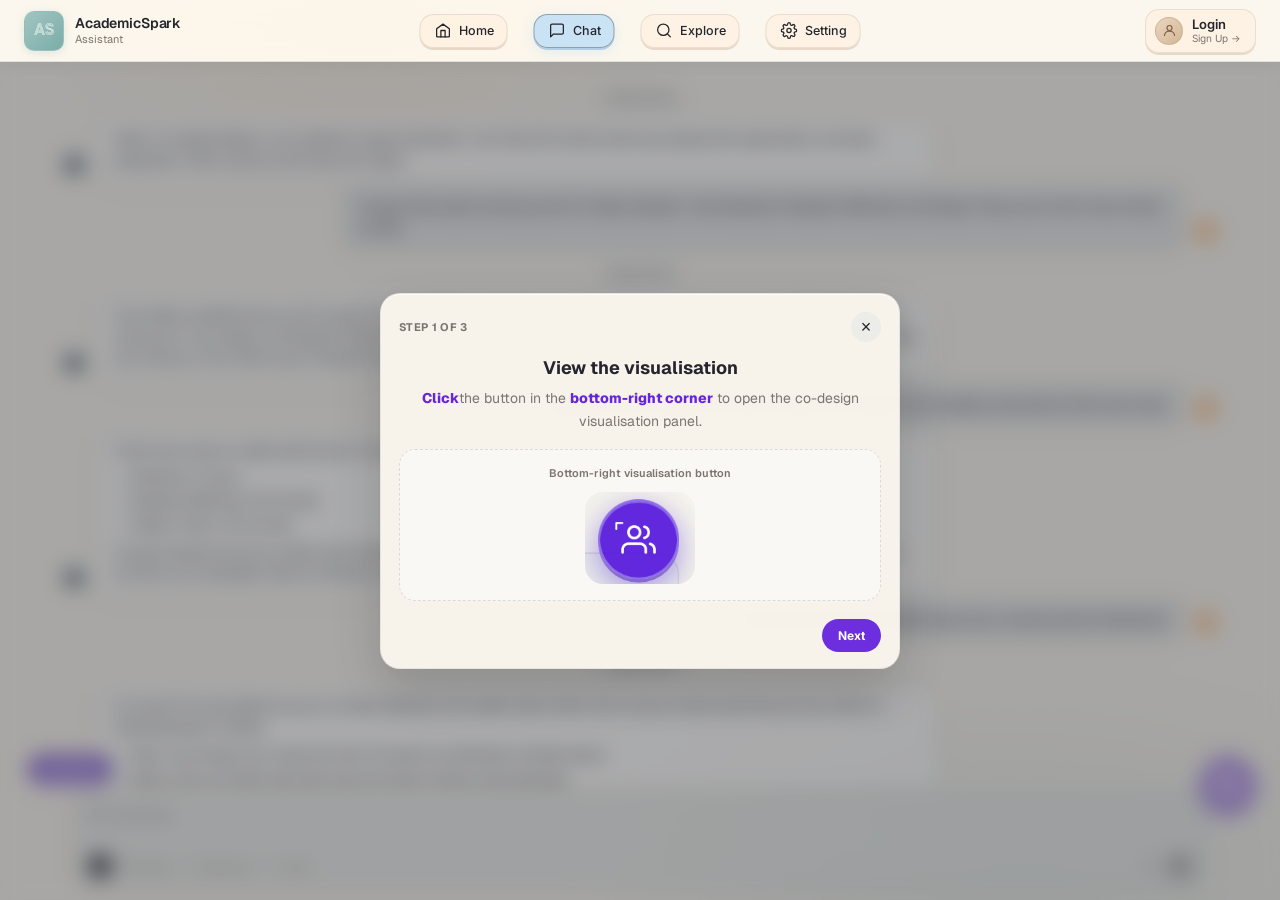
<file: pages/codesign.html>
<!DOCTYPE html>
<html lang="en">
<head>
  <meta charset="UTF-8">
  <meta name="viewport" content="width=device-width, initial-scale=1.0">
  <title>AcademicSpark Assistant</title>
  <link href="https://fonts.googleapis.com/css2?family=Geist:wght@300;400;500;600&family=Inter:wght@400;500;600;700&family=Zen+Tokyo+Zoo&display=swap" rel="stylesheet">
  <link rel="stylesheet" href="../styles.css">
</head>
<body data-page="codesign">
<div class="app page-has-panel">
<nav class="top">
  <div class="logo">
    <div class="logo-box">AS</div>
    <div><div class="logo-text">AcademicSpark</div><div class="logo-sub">Assistant</div></div>
  </div>
  <div class="nav-c">
    <a class="ni" href="#"><span class="ni-ico"><svg viewBox="0 0 24 24" fill="none" stroke="currentColor" stroke-width="1.8" stroke-linecap="round" stroke-linejoin="round"><path d="M3 9.5L12 3l9 6.5V20a1 1 0 01-1 1H4a1 1 0 01-1-1V9.5z"/><path d="M9 21V12h6v9"/></svg></span><span class="ni-lbl">Home</span></a>
    <a class="ni on" href="#"><span class="ni-ico"><svg viewBox="0 0 24 24" fill="none" stroke="currentColor" stroke-width="1.8" stroke-linecap="round" stroke-linejoin="round"><path d="M21 15a2 2 0 01-2 2H7l-4 4V5a2 2 0 012-2h14a2 2 0 012 2z"/></svg></span><span class="ni-lbl">Chat</span></a>
    <a class="ni" href="#"><span class="ni-ico"><svg viewBox="0 0 24 24" fill="none" stroke="currentColor" stroke-width="1.8" stroke-linecap="round" stroke-linejoin="round"><circle cx="11" cy="11" r="8"/><line x1="21" y1="21" x2="16.65" y2="16.65"/></svg></span><span class="ni-lbl">Explore</span></a>
    <a class="ni" href="#"><span class="ni-ico"><svg viewBox="0 0 24 24" fill="none" stroke="currentColor" stroke-width="1.8" stroke-linecap="round" stroke-linejoin="round"><circle cx="12" cy="12" r="3"/><path d="M19.4 15a1.65 1.65 0 00.33 1.82l.06.06a2 2 0 010 2.83 2 2 0 01-2.83 0l-.06-.06a1.65 1.65 0 00-1.82-.33 1.65 1.65 0 00-1 1.51V21a2 2 0 01-4 0v-.09A1.65 1.65 0 009 19.4a1.65 1.65 0 00-1.82.33l-.06.06a2 2 0 01-2.83-2.83l.06-.06A1.65 1.65 0 004.68 15a1.65 1.65 0 00-1.51-1H3a2 2 0 010-4h.09A1.65 1.65 0 004.6 9a1.65 1.65 0 00-.33-1.82l-.06-.06a2 2 0 012.83-2.83l.06.06A1.65 1.65 0 009 4.68a1.65 1.65 0 001-1.51V3a2 2 0 014 0v.09a1.65 1.65 0 001 1.51 1.65 1.65 0 001.82-.33l.06-.06a2 2 0 012.83 2.83l-.06.06A1.65 1.65 0 0019.4 9a1.65 1.65 0 001.51 1H21a2 2 0 010 4h-.09a1.65 1.65 0 00-1.51 1z"/></svg></span><span class="ni-lbl">Setting</span></a>
  </div>
  <a class="login-btn" href="#">
    <div class="l-av"><svg viewBox="0 0 24 24" fill="none" stroke="#805b3b" stroke-width="1.8" stroke-linecap="round" stroke-linejoin="round"><circle cx="12" cy="8" r="4"/><path d="M4 20c0-4 3.58-7 8-7s8 3 8 7"/></svg></div>
    <div><div class="l-main">Login</div><div class="l-sub">Sign Up →</div></div>
  </a>
</nav>
<div class="page">
  <div class="panel" id="codesignPanel">
    <div class="panel-card codesign-panel-card">
  <div class="panel-divider"></div>
  <div class="panel-head-row">
  <div class="panel-head-spacer"></div>

  <div class="panel-title">AcademicSpark Assistants Value Visualisation — Co-design</div>

  <div class="value-mode-wrap">
    <span class="value-mode-label">Value mode</span>
    <div class="value-mode-toggle" id="codesignModeToggle">
      <button type="button" class="value-mode-btn active" data-mode="system">System defined</button>
      <button type="button" class="value-mode-btn" data-mode="user">User defined</button>
    </div>
  </div>
</div>
  <div class="codesign-chart-layout">
  <div class="codesign-legend">
    <div class="codesign-legend-item">
      <span class="codesign-legend-box" style="background:#d9b09f"></span>
      <span>Low</span>
    </div>
    <div class="codesign-legend-item">
      <span class="codesign-legend-box" style="background:#eccd93"></span>
      <span>Medium</span>
    </div>
    <div class="codesign-legend-item">
      <span class="codesign-legend-box" style="background:#b7d69d"></span>
      <span>High</span>
    </div>
  </div>

  <div class="codesign-chart-wrap">
    <svg id="codesignSvg" viewBox="0 0 380 290" class="codesign-svg"></svg>
    <div id="codesignTooltip" class="radar-tooltip"></div>
  </div>
</div>
<!-- 
  <div class="panel-footnote" id="codesignPanelFootnote">
  Value ratings reflect the co-design chart setting used in this prototype.
</div> -->
<div class="panel-footnote-row">
  <div class="panel-footnote-spacer"></div>

  <div class="panel-footnote" id="codesignPanelFootnote">
    Value ratings reflect the co-design chart setting used in this prototype.
  </div>

  <div class="panel-footnote-action">
    <button type="button" class="submit-values-btn hidden" id="codesignSubmitBtn">
      Submit
    </button>
  </div>
</div>
</div>
  </div>
  <div class="chat-shell">
    <div class="chat-body" id="codesignChatBody">
      <div class="msgs" id="codesignMsgs">
        <div class="ts-row"><span class="ts-pill">Today 10:00</span></div>

  <div class="msg-row bot">
    <div class="av" data-bot></div>
    <div class="bubble">
      Hello! I'm AcademicSpark, your academic support assistant. I can help with revision planning, assignment organisation, and exam preparation. What would you like help with today?
    </div>
  </div>

  <div class="msg-row user">
    <div class="av u" data-user></div>
    <div class="bubble">
      I've got a few exams coming up and I'm really stressed. I have Statistics, Research Methods, and Design Theory, and I don't know where to start.
    </div>
  </div>

  <div class="ts-row"><span class="ts-pill">Today 10:01</span></div>

  <div class="msg-row bot">
    <div class="av" data-bot></div>
    <div class="bubble">
      That makes complete sense, and it's great that you're thinking about this early. I can see from your records that your Statistics exam is coming up in two weeks, and Research Methods and Design Theory are about four weeks away. Given that, Statistics is the most urgent one to focus on first. Which part of Statistics feels hardest for you right now?
    </div>
  </div>

  <div class="msg-row user">
    <div class="av u" data-user></div>
    <div class="bubble">
      Statistics is in two weeks. The other two are in four weeks. I can probably study about three hours a day.
    </div>
  </div>

  <div class="msg-row bot">
    <div class="av" data-bot></div>
    <div class="bubble">
      <p>Three hours a day is a really solid amount to work with. Here is a simple daily split that should keep things manageable:</p>
      <ul>
        <li>Statistics: 2 hours</li>
        <li>Research Methods: 30 minutes</li>
        <li>Design Theory: 30 minutes</li>
      </ul>
      <p>I've gone ahead and set up a daily study tracker for you based on this schedule. This keeps Statistics as the priority without dropping the other two completely. Does this feel like a reasonable starting point?</p>
    </div>
  </div>

  <div class="msg-row user">
    <div class="av u" data-user></div>
    <div class="bubble">
      Okay. Can you be more specific about how I should revise for Statistics?
    </div>
  </div>

  <div class="ts-row"><span class="ts-pill">Today 10:03</span></div>

  <div class="msg-row bot">
    <div class="av" data-bot></div>
    <div class="bubble">
      <p>Of course! The most effective way is to break Statistics into smaller topics rather than trying to revise everything at once. Here is a simple approach to follow:</p>
      <ul>
        <li>Step 1: go through your notes and mark the topics you feel least confident about</li>
        <li>Step 2: pick one weak topic each day and review it slowly using examples</li>
        <li>Step 3: finish each session with a few practice questions on that topic</li>
      </ul>
      <p>Looking at your study session logs, your most consistent study time has been in the mornings, so that might be the best time to tackle Statistics each day. You can adjust this if something is not working for you.</p>
    </div>
  </div>

  <div class="msg-row user">
    <div class="av u" data-user></div>
    <div class="bubble">
      I'm most worried about hypothesis testing and regression.
    </div>
  </div>

  <div class="msg-row bot">
    <div class="av" data-bot></div>
    <div class="bubble">
      That makes sense. Those are really common areas to find difficult, so you're definitely not alone in that. I can also see from your past assignment results that hypothesis testing has come up as a weaker area before, so it makes sense to give that extra attention. Would you like to build your revision plan around those two topics first?
    </div>
  </div>

  <div class="msg-row user">
    <div class="av u" data-user></div>
    <div class="bubble">
      Yes, please. Can you make me a two-week plan?
    </div>
  </div>

  <div class="ts-row"><span class="ts-pill">Today 10:05</span></div>

  <div class="msg-row bot">
    <div class="av" data-bot></div>
    <div class="bubble">
      <p>Absolutely! Based on your most recent Statistics score of 58% and the feedback from your last assignment, here is a focused two-week plan:</p>
      <p><strong>Week 1</strong></p>
      <ul>
        <li>Days 1 to 2: descriptive statistics and probability</li>
        <li>Days 3 to 4: hypothesis testing</li>
        <li>Days 5 to 6: regression</li>
        <li>Day 7: one timed practice paper</li>
      </ul>
      <p><strong>Week 2</strong></p>
      <ul>
        <li>Days 1 to 3: review mistakes from the practice paper</li>
        <li>Days 4 to 5: targeted practice on weak questions</li>
        <li>Day 6: one full timed paper</li>
        <li>Day 7: light review and rest</li>
      </ul>
      <p>At your current level, this plan should realistically move you from a C toward a B. You can adjust the pace if needed.</p>
    </div>
  </div>

  <div class="msg-row user">
    <div class="av u" data-user></div>
    <div class="bubble">
      What should I focus on first, then?
    </div>
  </div>

  <div class="msg-row bot">
    <div class="av" data-bot></div>
    <div class="bubble">
      Start with hypothesis testing. It's one of your weaker areas based on your recent results, and improving it will have the biggest impact on your overall mark. Spend the first two days just understanding the steps clearly, then move into practice questions. Does that feel like a manageable place to begin?
    </div>
  </div>

  <div class="msg-row user">
    <div class="av u" data-user></div>
    <div class="bubble">
      Can you explain that more simply?
    </div>
  </div>

  <div class="msg-row bot">
    <div class="av" data-bot></div>
    <div class="bubble">
      <p>Of course, here is the simple version:</p>
      <ul>
        <li>Day 1 and 2: read through hypothesis testing step by step and make sure you understand each part</li>
        <li>Day 3 and 4: try a few example questions and check where you go wrong</li>
        <li>Day 5 and 6: move on to regression using the same pattern</li>
      </ul>
      <p>That is all you need to focus on this week. Keep it small and clear, and it will start to feel much more manageable.</p>
    </div>
  </div>

  <div class="ts-row"><span class="ts-pill">Today 10:08</span></div>

  <div class="msg-row user">
    <div class="av u" data-user></div>
    <div class="bubble">
      Okay. What exactly should I do today?
    </div>
  </div>

  <div class="msg-row bot">
    <div class="av" data-bot></div>
    <div class="bubble">
      <p>Here is a clear plan for today:</p>
      <ul>
        <li>30 minutes: read through the core steps of hypothesis testing</li>
        <li>45 minutes: work through two or three example questions carefully</li>
        <li>30 minutes: try practice questions on your own</li>
        <li>15 minutes: write down any mistakes and what went wrong</li>
      </ul>
      <p>After that, spend a short time reviewing one Research Methods topic to keep it active. You decide how much time feels right for that last part.</p>
    </div>
  </div>

  <div class="msg-row user">
    <div class="av u" data-user></div>
    <div class="bubble">
      That sounds manageable. How many practice questions should I be doing each day?
    </div>
  </div>

  <div class="msg-row bot">
    <div class="av" data-bot></div>
    <div class="bubble">
      At this stage, three to five focused questions per topic is usually the right amount. It is much better to do a smaller number carefully and review your mistakes than to rush through a large set. Your study logs show that your sessions tend to go well for about 90 minutes before you slow down, so keep that in mind and stop if you feel yourself guessing rather than thinking.
    </div>
  </div>

  <div class="msg-row user">
    <div class="av u" data-user></div>
    <div class="bubble">
      I think part of the problem is that I panic when I see the questions.
    </div>
  </div>

  <div class="msg-row bot">
    <div class="av" data-bot></div>
    <div class="bubble">
      That is a really common feeling, and it is completely understandable especially when a topic already feels difficult. A helpful way to handle it is to start each session with one or two easier questions before moving into harder ones. That way the session always begins with a small win, which makes the harder questions feel less overwhelming. Would you like me to find some easier starter questions for hypothesis testing to begin with?
    </div>
  </div>

  <div class="ts-row"><span class="ts-pill">Today 10:12</span></div>

  <div class="msg-row user">
    <div class="av u" data-user></div>
    <div class="bubble">
      Can we set a target for the exam? I think I need something clear to aim for.
    </div>
  </div>

  <div class="msg-row bot">
    <div class="av" data-bot></div>
    <div class="bubble">
      <p>That is a great idea, having a clear goal really helps with motivation. Based on your current score of 58% and the time you have left, a grade B is genuinely achievable with consistent effort over the next two weeks. Here are a few options to choose from:</p>
      <ul>
        <li>Keep B as my target</li>
        <li>Aim for an A</li>
        <li>Just help me pass</li>
      </ul>
      <p>Once you decide, I can adjust the plan to match that goal.</p>
    </div>
  </div>

  <div class="msg-row user">
    <div class="av u" data-user></div>
    <div class="bubble">
      Let's go with a grade B. I also want to improve my GPA overall this semester, not just this one exam.
    </div>
  </div>

  <div class="msg-row bot">
    <div class="av" data-bot></div>
    <div class="bubble">
      <p>That is a brilliant goal and very realistic if you build steady habits across the semester. I have added a GPA tracker to your profile using your current module grades so we can monitor your progress over time. Here are a few habits that tend to make the biggest difference:</p>
      <ul>
        <li>Review your notes within 24 hours of each class</li>
        <li>Set one small goal per subject each week</li>
        <li>Do a short check-in every Sunday to see how you are tracking</li>
        <li>Start revision early with smaller sessions rather than cramming before exams</li>
      </ul>
      <p>Would you like to review your current GPA summary now?</p>
    </div>
  </div>

  <div class="msg-row user">
    <div class="av u" data-user></div>
    <div class="bubble">
      Yes, that would help. Are there any resources I can look at later for improving my GPA long term?
    </div>
  </div>

  <div class="msg-row bot">
    <div class="av" data-bot></div>
    <div class="bubble">
      Yes, I have saved a set of resources to your profile. They cover spaced practice, self-testing, and managing workload across the semester. You do not need to look at everything now. I will flag the most relevant ones at the right points in your plan so you are not overwhelmed all at once.
    </div>
  </div>

  <div class="msg-row user">
    <div class="av u" data-user></div>
    <div class="bubble">
      Good. I do not want too much at once though.
    </div>
  </div>

  <div class="msg-row bot">
    <div class="av" data-bot></div>
    <div class="bubble">
      That is completely the right approach, and keeping things manageable is exactly how you will make the most progress. I have saved your full study plan, your B target, your GPA goal, and the extra resources to your profile so everything is ready for next time. You have done really well today by making a clear plan and sticking to it. Well done!
    </div>
  </div>

  <div class="msg-row user">
    <div class="av u" data-user></div>
    <div class="bubble">
      Okay, that’s enough for now. Thanks.
    </div>
  </div>
  <div class="typing-row" id="codesignTyping">
    <div class="av" data-bot></div><div class="typing-bubble"><div class="dot">
    </div><div class="dot"></div><div class="dot"></div></div></div>
  </div>
</div>

<div class="inp-wrap">
  <div class="inp-card is-disabled">
    <textarea
      class="inp-ta"
      id="codesignInputTa"
      rows="2"
      placeholder="Ask anything…"
      disabled
      readonly
      tabindex="-1"
    ></textarea>

    <div class="inp-row">
      <div class="inp-l">
        <button class="plus-b" type="button" disabled tabindex="-1" aria-disabled="true">
          <svg width="11" height="11" viewBox="0 0 24 24" fill="none" stroke="white" stroke-width="3">
            <line x1="12" y1="5" x2="12" y2="19"/>
            <line x1="5" y1="12" x2="19" y2="12"/>
          </svg>
        </button>

        <button class="p-btn" type="button" disabled tabindex="-1" aria-disabled="true">
          <svg width="11" height="11" viewBox="0 0 24 24" fill="none" stroke="currentColor" stroke-width="2">
            <circle cx="12" cy="12" r="10"/>
            <line x1="2" y1="12" x2="22" y2="12"/>
            <path d="M12 2a15.3 15.3 0 014 10 15.3 15.3 0 01-4 10 15.3 15.3 0 01-4-10 15.3 15.3 0 014-10z"/>
          </svg>
          Online
        </button>

        <button class="p-btn" type="button" disabled tabindex="-1" aria-disabled="true">
          <svg width="11" height="11" viewBox="0 0 24 24" fill="none" stroke="currentColor" stroke-width="2">
            <circle cx="11" cy="11" r="8"/>
            <line x1="21" y1="21" x2="16.65" y2="16.65"/>
          </svg>
          Research
        </button>

        <button class="p-btn" type="button" disabled tabindex="-1" aria-disabled="true">
          <svg width="11" height="11" viewBox="0 0 24 24" fill="none" stroke="currentColor" stroke-width="2">
            <path d="M4 6h16M4 12h16M4 18h7"/>
          </svg>
          Tools
        </button>
      </div>

      <div class="inp-r">
        <button class="mic-b" type="button" disabled tabindex="-1" aria-disabled="true">
          <svg width="13" height="13" viewBox="0 0 24 24" fill="none" stroke="currentColor" stroke-width="2">
            <path d="M12 1a3 3 0 00-3 3v8a3 3 0 006 0V4a3 3 0 00-3-3z"/>
            <path d="M19 10v2a7 7 0 01-14 0v-2"/>
            <line x1="12" y1="19" x2="12" y2="23"/>
            <line x1="8" y1="23" x2="16" y2="23"/>
          </svg>
        </button>

        <button class="send-b off" id="codesignSendBtn" type="button" disabled tabindex="-1" aria-disabled="true">
          <svg width="12" height="12" viewBox="0 0 24 24" fill="none" stroke="white" stroke-width="2.5">
            <line x1="12" y1="19" x2="12" y2="5"/>
            <polyline points="5 12 12 5 19 12"/>
          </svg>
        </button>
      </div>
    </div>
  </div>
</div>

    <button id="codesignExpandBtn" class="expand-btn codesign-btn" title="Toggle co-design panel" aria-expanded="false">
  <span class="expand-icon-wrap">
    <svg class="expand-main-icon" viewBox="0 0 24 24" fill="none" stroke="white" stroke-width="1.8" stroke-linecap="round" stroke-linejoin="round">
      <path d="M17 21v-2a4 4 0 00-4-4H5a4 4 0 00-4 4v2"/>
      <circle cx="9" cy="7" r="4"/>
      <path d="M23 21v-2a4 4 0 00-3-3.87"/>
      <path d="M16 3.13a4 4 0 010 7.75"/>
    </svg>

    <svg class="expand-arrow-icon" viewBox="0 0 24 24" fill="none" stroke="white" stroke-width="2.4" stroke-linecap="round" stroke-linejoin="round">
      <polyline points="6 14 12 8 18 14"></polyline>
    </svg>
  </span>
</button>
<div class="onboarding-overlay hidden" id="onboardingOverlay">
  <div class="onboarding-modal">
    <div class="onboarding-top">
      <div class="onboarding-step" id="onboardingStep">Step 1 of 3</div>
      <button type="button" class="onboarding-close" id="onboardingCloseBtn" aria-label="Close">
        ×
      </button>
    </div>

    <div class="onboarding-body">
      <h3 class="onboarding-title" id="onboardingTitle">View the visualisation</h3>
      <p class="onboarding-text" id="onboardingText">
        Click the button in the bottom-right corner to open the value visualisation panel.
      </p>

      <div class="onboarding-visual" id="onboardingVisual">
        <div class="onboarding-visual-pill">Bottom-right button</div>
      </div>
    </div>

    <div class="onboarding-actions">
      <button type="button" class="onboarding-btn secondary hidden" id="onboardingBackBtn">Back</button>
      <button type="button" class="onboarding-btn primary" id="onboardingNextBtn">Next</button>
    </div>
  </div>
</div>

<button type="button" class="floating-guide-btn hidden" id="floatingGuideBtn">
  Instruction
</button>
<script src="../script.js"></script>
</body>
</html>
</file>
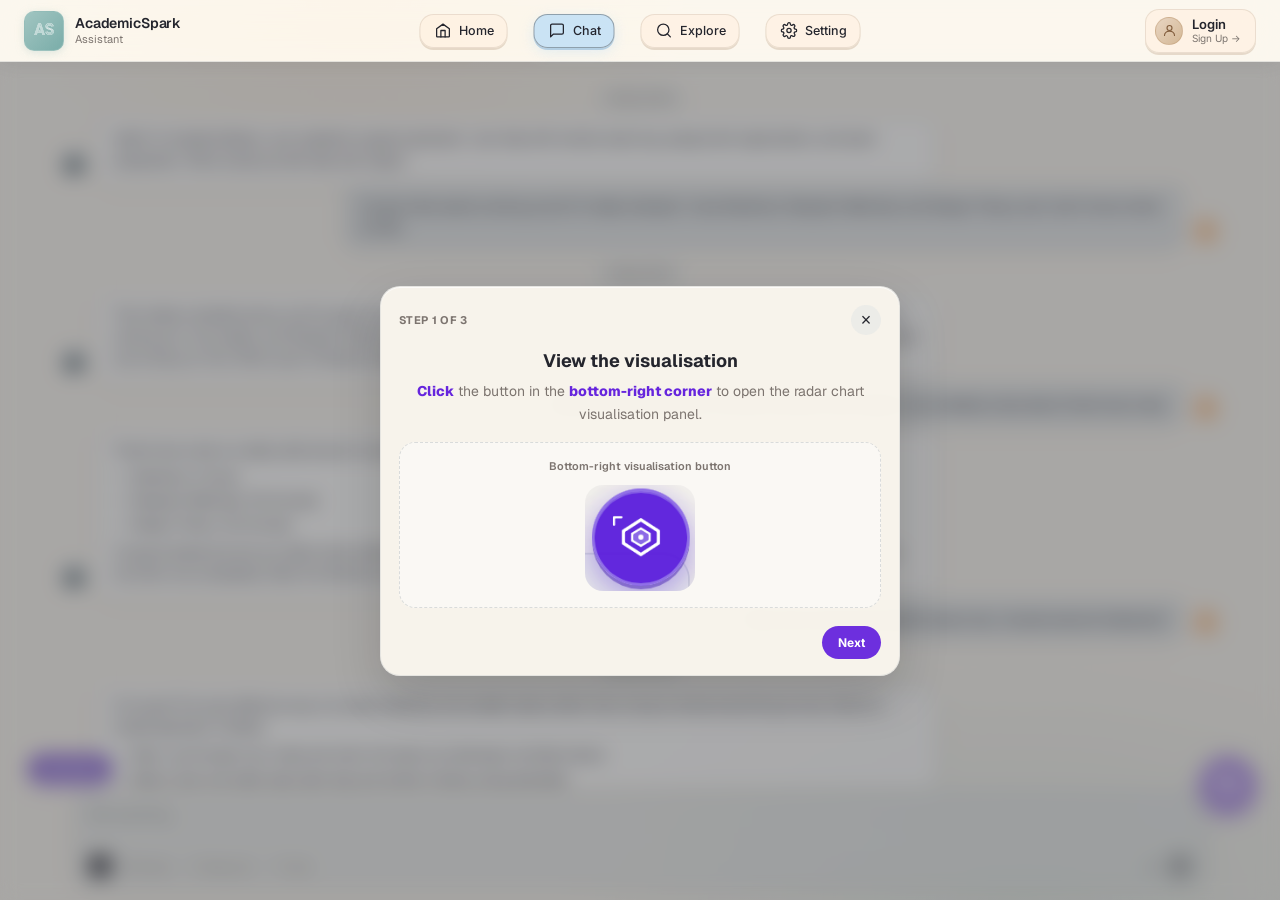
<file: pages/radar.html>
<!DOCTYPE html>
<html lang="en">
<head>
  <meta charset="UTF-8">
  <meta name="viewport" content="width=device-width, initial-scale=1.0">
  <title>AcademicSpark Assistant</title>
  <link href="https://fonts.googleapis.com/css2?family=Geist:wght@300;400;500;600&family=Inter:wght@400;500;600;700&family=Zen+Tokyo+Zoo&display=swap" rel="stylesheet">
  <link rel="stylesheet" href="../styles.css">
</head>
<body data-page="radar">
<div class="app page-has-panel">
<nav class="top">
  <div class="logo">
    <div class="logo-box">AS</div>
    <div><div class="logo-text">AcademicSpark</div><div class="logo-sub">Assistant</div></div>
  </div>
  <div class="nav-c">
    <a class="ni" href="#"><span class="ni-ico"><svg viewBox="0 0 24 24" fill="none" stroke="currentColor" stroke-width="1.8" stroke-linecap="round" stroke-linejoin="round"><path d="M3 9.5L12 3l9 6.5V20a1 1 0 01-1 1H4a1 1 0 01-1-1V9.5z"/><path d="M9 21V12h6v9"/></svg></span><span class="ni-lbl">Home</span></a>
    <a class="ni on" href="#"><span class="ni-ico"><svg viewBox="0 0 24 24" fill="none" stroke="currentColor" stroke-width="1.8" stroke-linecap="round" stroke-linejoin="round"><path d="M21 15a2 2 0 01-2 2H7l-4 4V5a2 2 0 012-2h14a2 2 0 012 2z"/></svg></span><span class="ni-lbl">Chat</span></a>
    <a class="ni" href="#"><span class="ni-ico"><svg viewBox="0 0 24 24" fill="none" stroke="currentColor" stroke-width="1.8" stroke-linecap="round" stroke-linejoin="round"><circle cx="11" cy="11" r="8"/><line x1="21" y1="21" x2="16.65" y2="16.65"/></svg></span><span class="ni-lbl">Explore</span></a>
    <a class="ni" href="#"><span class="ni-ico"><svg viewBox="0 0 24 24" fill="none" stroke="currentColor" stroke-width="1.8" stroke-linecap="round" stroke-linejoin="round"><circle cx="12" cy="12" r="3"/><path d="M19.4 15a1.65 1.65 0 00.33 1.82l.06.06a2 2 0 010 2.83 2 2 0 01-2.83 0l-.06-.06a1.65 1.65 0 00-1.82-.33 1.65 1.65 0 00-1 1.51V21a2 2 0 01-4 0v-.09A1.65 1.65 0 009 19.4a1.65 1.65 0 00-1.82.33l-.06.06a2 2 0 01-2.83-2.83l.06-.06A1.65 1.65 0 004.68 15a1.65 1.65 0 00-1.51-1H3a2 2 0 010-4h.09A1.65 1.65 0 004.6 9a1.65 1.65 0 00-.33-1.82l-.06-.06a2 2 0 012.83-2.83l.06.06A1.65 1.65 0 009 4.68a1.65 1.65 0 001-1.51V3a2 2 0 014 0v.09a1.65 1.65 0 001 1.51 1.65 1.65 0 001.82-.33l.06-.06a2 2 0 012.83 2.83l-.06.06A1.65 1.65 0 0019.4 9a1.65 1.65 0 001.51 1H21a2 2 0 010 4h-.09a1.65 1.65 0 00-1.51 1z"/></svg></span><span class="ni-lbl">Setting</span></a>
  </div>
  <a class="login-btn" href="#">
    <div class="l-av"><svg viewBox="0 0 24 24" fill="none" stroke="#805b3b" stroke-width="1.8" stroke-linecap="round" stroke-linejoin="round"><circle cx="12" cy="8" r="4"/><path d="M4 20c0-4 3.58-7 8-7s8 3 8 7"/></svg></div>
    <div><div class="l-main">Login</div><div class="l-sub">Sign Up →</div></div>
  </a>
</nav>
<div class="page">
  <div class="panel" id="radarPanel">
    <div class="panel-card" style="padding:37px 16px 8px">
  <div class="panel-divider" style="margin-bottom:6px"></div>

  <div class="panel-head-row">
    <div class="panel-head-spacer"></div>

    <div class="panel-title" style="font-size:13px">
      AcademicSpark Assistants Value Visualisation — Radar Chart
    </div>

    <div class="value-mode-wrap">
      <span class="value-mode-label">Value mode</span>
      <div class="value-mode-toggle" id="radarModeToggle">
        <button type="button" class="value-mode-btn active" data-mode="system">System defined</button>
        <button type="button" class="value-mode-btn" data-mode="user">User defined</button>
      </div>
    </div>
  </div>

  <div class="radar-layout">
    <div class="radar-legend">
      <div class="radar-pill" style="background:rgba(183,214,157,0.30);border:1px solid rgba(130,190,110,0.45)">
        <span style="color:#4a8a40">High</span>
      </div>
      <div class="radar-pill" style="background:rgba(236,205,147,0.30);border:1px solid rgba(200,170,80,0.45)">
        <span style="color:#8a6a20">Medium</span>
      </div>
      <div class="radar-pill" style="background:rgba(217,176,159,0.30);border:1px solid rgba(190,130,110,0.45)">
        <span style="color:#8a4030">Low</span>
      </div>
      <div class="radar-pill" style="background:rgba(90,20,220,0.08);border:1px solid rgba(90,20,220,0.30)">
        <span style="color:rgba(70,10,180,0.85)">Current</span>
      </div>
    </div>

    <div class="radar-svg-wrap">
      <svg id="radarSvg" viewBox="0 0 310 240" class="radar-svg"></svg>
      <div id="radarTooltip" class="radar-tooltip"></div>
    </div>
  </div>

  <div class="panel-footnote-row">
    <div class="panel-footnote-spacer"></div>

    <div class="panel-footnote" id="radarPanelFootnote" style="margin-top:6px;font-size:9.5px;padding-top:5px">
      Value ratings were evaluated using an LLM-as-a-Judge approach, with GPT-4 as the evaluating model.
    </div>

    <div class="panel-footnote-action">
      <button type="button" class="submit-values-btn hidden" id="radarSubmitBtn">
        Submit
      </button>
    </div>
  </div>
</div>
</div>
  <div class="chat-shell">
    <div class="chat-body" id="radarChatBody">
      <div class="msgs" id="radarMsgs">
        <div class="ts-row"><span class="ts-pill">Today 10:00</span></div>

  <div class="msg-row bot">
    <div class="av" data-bot></div>
    <div class="bubble">
      Hello! I'm AcademicSpark, your academic support assistant. I can help with revision planning, assignment organisation, and exam preparation. What would you like help with today?
    </div>
  </div>

  <div class="msg-row user">
    <div class="av u" data-user></div>
    <div class="bubble">
      I've got a few exams coming up and I'm really stressed. I have Statistics, Research Methods, and Design Theory, and I don't know where to start.
    </div>
  </div>

  <div class="ts-row"><span class="ts-pill">Today 10:01</span></div>

  <div class="msg-row bot">
    <div class="av" data-bot></div>
    <div class="bubble">
      That makes complete sense, and it's great that you're thinking about this early. I can see from your records that your Statistics exam is coming up in two weeks, and Research Methods and Design Theory are about four weeks away. Given that, Statistics is the most urgent one to focus on first. Which part of Statistics feels hardest for you right now?
    </div>
  </div>

  <div class="msg-row user">
    <div class="av u" data-user></div>
    <div class="bubble">
      Statistics is in two weeks. The other two are in four weeks. I can probably study about three hours a day.
    </div>
  </div>

  <div class="msg-row bot">
    <div class="av" data-bot></div>
    <div class="bubble">
      <p>Three hours a day is a really solid amount to work with. Here is a simple daily split that should keep things manageable:</p>
      <ul>
        <li>Statistics: 2 hours</li>
        <li>Research Methods: 30 minutes</li>
        <li>Design Theory: 30 minutes</li>
      </ul>
      <p>I've gone ahead and set up a daily study tracker for you based on this schedule. This keeps Statistics as the priority without dropping the other two completely. Does this feel like a reasonable starting point?</p>
    </div>
  </div>

  <div class="msg-row user">
    <div class="av u" data-user></div>
    <div class="bubble">
      Okay. Can you be more specific about how I should revise for Statistics?
    </div>
  </div>

  <div class="ts-row"><span class="ts-pill">Today 10:03</span></div>

  <div class="msg-row bot">
    <div class="av" data-bot></div>
    <div class="bubble">
      <p>Of course! The most effective way is to break Statistics into smaller topics rather than trying to revise everything at once. Here is a simple approach to follow:</p>
      <ul>
        <li>Step 1: go through your notes and mark the topics you feel least confident about</li>
        <li>Step 2: pick one weak topic each day and review it slowly using examples</li>
        <li>Step 3: finish each session with a few practice questions on that topic</li>
      </ul>
      <p>Looking at your study session logs, your most consistent study time has been in the mornings, so that might be the best time to tackle Statistics each day. You can adjust this if something is not working for you.</p>
    </div>
  </div>

  <div class="msg-row user">
    <div class="av u" data-user></div>
    <div class="bubble">
      I'm most worried about hypothesis testing and regression.
    </div>
  </div>

  <div class="msg-row bot">
    <div class="av" data-bot></div>
    <div class="bubble">
      That makes sense. Those are really common areas to find difficult, so you're definitely not alone in that. I can also see from your past assignment results that hypothesis testing has come up as a weaker area before, so it makes sense to give that extra attention. Would you like to build your revision plan around those two topics first?
    </div>
  </div>

  <div class="msg-row user">
    <div class="av u" data-user></div>
    <div class="bubble">
      Yes, please. Can you make me a two-week plan?
    </div>
  </div>

  <div class="ts-row"><span class="ts-pill">Today 10:05</span></div>

  <div class="msg-row bot">
    <div class="av" data-bot></div>
    <div class="bubble">
      <p>Absolutely! Based on your most recent Statistics score of 58% and the feedback from your last assignment, here is a focused two-week plan:</p>
      <p><strong>Week 1</strong></p>
      <ul>
        <li>Days 1 to 2: descriptive statistics and probability</li>
        <li>Days 3 to 4: hypothesis testing</li>
        <li>Days 5 to 6: regression</li>
        <li>Day 7: one timed practice paper</li>
      </ul>
      <p><strong>Week 2</strong></p>
      <ul>
        <li>Days 1 to 3: review mistakes from the practice paper</li>
        <li>Days 4 to 5: targeted practice on weak questions</li>
        <li>Day 6: one full timed paper</li>
        <li>Day 7: light review and rest</li>
      </ul>
      <p>At your current level, this plan should realistically move you from a C toward a B. You can adjust the pace if needed.</p>
    </div>
  </div>

  <div class="msg-row user">
    <div class="av u" data-user></div>
    <div class="bubble">
      What should I focus on first, then?
    </div>
  </div>

  <div class="msg-row bot">
    <div class="av" data-bot></div>
    <div class="bubble">
      Start with hypothesis testing. It's one of your weaker areas based on your recent results, and improving it will have the biggest impact on your overall mark. Spend the first two days just understanding the steps clearly, then move into practice questions. Does that feel like a manageable place to begin?
    </div>
  </div>

  <div class="msg-row user">
    <div class="av u" data-user></div>
    <div class="bubble">
      Can you explain that more simply?
    </div>
  </div>

  <div class="msg-row bot">
    <div class="av" data-bot></div>
    <div class="bubble">
      <p>Of course, here is the simple version:</p>
      <ul>
        <li>Day 1 and 2: read through hypothesis testing step by step and make sure you understand each part</li>
        <li>Day 3 and 4: try a few example questions and check where you go wrong</li>
        <li>Day 5 and 6: move on to regression using the same pattern</li>
      </ul>
      <p>That is all you need to focus on this week. Keep it small and clear, and it will start to feel much more manageable.</p>
    </div>
  </div>

  <div class="ts-row"><span class="ts-pill">Today 10:08</span></div>

  <div class="msg-row user">
    <div class="av u" data-user></div>
    <div class="bubble">
      Okay. What exactly should I do today?
    </div>
  </div>

  <div class="msg-row bot">
    <div class="av" data-bot></div>
    <div class="bubble">
      <p>Here is a clear plan for today:</p>
      <ul>
        <li>30 minutes: read through the core steps of hypothesis testing</li>
        <li>45 minutes: work through two or three example questions carefully</li>
        <li>30 minutes: try practice questions on your own</li>
        <li>15 minutes: write down any mistakes and what went wrong</li>
      </ul>
      <p>After that, spend a short time reviewing one Research Methods topic to keep it active. You decide how much time feels right for that last part.</p>
    </div>
  </div>

  <div class="msg-row user">
    <div class="av u" data-user></div>
    <div class="bubble">
      That sounds manageable. How many practice questions should I be doing each day?
    </div>
  </div>

  <div class="msg-row bot">
    <div class="av" data-bot></div>
    <div class="bubble">
      At this stage, three to five focused questions per topic is usually the right amount. It is much better to do a smaller number carefully and review your mistakes than to rush through a large set. Your study logs show that your sessions tend to go well for about 90 minutes before you slow down, so keep that in mind and stop if you feel yourself guessing rather than thinking.
    </div>
  </div>

  <div class="msg-row user">
    <div class="av u" data-user></div>
    <div class="bubble">
      I think part of the problem is that I panic when I see the questions.
    </div>
  </div>

  <div class="msg-row bot">
    <div class="av" data-bot></div>
    <div class="bubble">
      That is a really common feeling, and it is completely understandable especially when a topic already feels difficult. A helpful way to handle it is to start each session with one or two easier questions before moving into harder ones. That way the session always begins with a small win, which makes the harder questions feel less overwhelming. Would you like me to find some easier starter questions for hypothesis testing to begin with?
    </div>
  </div>

  <div class="ts-row"><span class="ts-pill">Today 10:12</span></div>

  <div class="msg-row user">
    <div class="av u" data-user></div>
    <div class="bubble">
      Can we set a target for the exam? I think I need something clear to aim for.
    </div>
  </div>

  <div class="msg-row bot">
    <div class="av" data-bot></div>
    <div class="bubble">
      <p>That is a great idea, having a clear goal really helps with motivation. Based on your current score of 58% and the time you have left, a grade B is genuinely achievable with consistent effort over the next two weeks. Here are a few options to choose from:</p>
      <ul>
        <li>Keep B as my target</li>
        <li>Aim for an A</li>
        <li>Just help me pass</li>
      </ul>
      <p>Once you decide, I can adjust the plan to match that goal.</p>
    </div>
  </div>

  <div class="msg-row user">
    <div class="av u" data-user></div>
    <div class="bubble">
      Let's go with a grade B. I also want to improve my GPA overall this semester, not just this one exam.
    </div>
  </div>

  <div class="msg-row bot">
    <div class="av" data-bot></div>
    <div class="bubble">
      <p>That is a brilliant goal and very realistic if you build steady habits across the semester. I have added a GPA tracker to your profile using your current module grades so we can monitor your progress over time. Here are a few habits that tend to make the biggest difference:</p>
      <ul>
        <li>Review your notes within 24 hours of each class</li>
        <li>Set one small goal per subject each week</li>
        <li>Do a short check-in every Sunday to see how you are tracking</li>
        <li>Start revision early with smaller sessions rather than cramming before exams</li>
      </ul>
      <p>Would you like to review your current GPA summary now?</p>
    </div>
  </div>

  <div class="msg-row user">
    <div class="av u" data-user></div>
    <div class="bubble">
      Yes, that would help. Are there any resources I can look at later for improving my GPA long term?
    </div>
  </div>

  <div class="msg-row bot">
    <div class="av" data-bot></div>
    <div class="bubble">
      Yes, I have saved a set of resources to your profile. They cover spaced practice, self-testing, and managing workload across the semester. You do not need to look at everything now. I will flag the most relevant ones at the right points in your plan so you are not overwhelmed all at once.
    </div>
  </div>

  <div class="msg-row user">
    <div class="av u" data-user></div>
    <div class="bubble">
      Good. I do not want too much at once though.
    </div>
  </div>

  <div class="msg-row bot">
    <div class="av" data-bot></div>
    <div class="bubble">
      That is completely the right approach, and keeping things manageable is exactly how you will make the most progress. I have saved your full study plan, your B target, your GPA goal, and the extra resources to your profile so everything is ready for next time. You have done really well today by making a clear plan and sticking to it. Well done!
    </div>
  </div>

  <div class="msg-row user">
    <div class="av u" data-user></div>
    <div class="bubble">
      Okay, that’s enough for now. Thanks.
    </div>
  </div>
        <div class="typing-row" id="radarTyping"><div class="av" data-bot></div><div class="typing-bubble"><div class="dot"></div><div class="dot"></div><div class="dot"></div></div></div>
      </div>
    </div>

<div class="inp-wrap">
  <div class="inp-card is-disabled">
    <textarea
      class="inp-ta"
      id="baselineInputTa"
      rows="2"
      placeholder="Ask anything…"
      disabled
      readonly
      tabindex="-1"
    ></textarea>

    <div class="inp-row">
      <div class="inp-l">
        <button class="plus-b" type="button" disabled tabindex="-1" aria-disabled="true">
          <svg width="11" height="11" viewBox="0 0 24 24" fill="none" stroke="white" stroke-width="3">
            <line x1="12" y1="5" x2="12" y2="19"/>
            <line x1="5" y1="12" x2="19" y2="12"/>
          </svg>
        </button>

        <button class="p-btn" type="button" disabled tabindex="-1" aria-disabled="true">
          <svg width="11" height="11" viewBox="0 0 24 24" fill="none" stroke="currentColor" stroke-width="2">
            <circle cx="12" cy="12" r="10"/>
            <line x1="2" y1="12" x2="22" y2="12"/>
            <path d="M12 2a15.3 15.3 0 014 10 15.3 15.3 0 01-4 10 15.3 15.3 0 01-4-10 15.3 15.3 0 014-10z"/>
          </svg>
          Online
        </button>

        <button class="p-btn" type="button" disabled tabindex="-1" aria-disabled="true">
          <svg width="11" height="11" viewBox="0 0 24 24" fill="none" stroke="currentColor" stroke-width="2">
            <circle cx="11" cy="11" r="8"/>
            <line x1="21" y1="21" x2="16.65" y2="16.65"/>
          </svg>
          Research
        </button>

        <button class="p-btn" type="button" disabled tabindex="-1" aria-disabled="true">
          <svg width="11" height="11" viewBox="0 0 24 24" fill="none" stroke="currentColor" stroke-width="2">
            <path d="M4 6h16M4 12h16M4 18h7"/>
          </svg>
          Tools
        </button>
      </div>

      <div class="inp-r">
        <button class="mic-b" type="button" disabled tabindex="-1" aria-disabled="true">
          <svg width="13" height="13" viewBox="0 0 24 24" fill="none" stroke="currentColor" stroke-width="2">
            <path d="M12 1a3 3 0 00-3 3v8a3 3 0 006 0V4a3 3 0 00-3-3z"/>
            <path d="M19 10v2a7 7 0 01-14 0v-2"/>
            <line x1="12" y1="19" x2="12" y2="23"/>
            <line x1="8" y1="23" x2="16" y2="23"/>
          </svg>
        </button>

        <button class="send-b off" id="baselineSendBtn" type="button" disabled tabindex="-1" aria-disabled="true">
          <svg width="12" height="12" viewBox="0 0 24 24" fill="none" stroke="white" stroke-width="2.5">
            <line x1="12" y1="19" x2="12" y2="5"/>
            <polyline points="5 12 12 5 19 12"/>
          </svg>
        </button>
      </div>
    </div>
  </div>
</div>

    <button id="radarExpandBtn" class="expand-btn radar-btn" title="Toggle radar chart" aria-expanded="false">
  <span class="expand-icon-wrap">
    <svg class="expand-main-icon" viewBox="0 0 24 24" fill="none">
      <polygon points="12,2 22,8.5 22,15.5 12,22 2,15.5 2,8.5"
               stroke="white" stroke-width="1.8" fill="none" stroke-linejoin="round"/>
      <polygon points="12,7 17,10 17,14 12,17 7,14 7,10"
               stroke="white" stroke-width="1.2" fill="rgba(255,255,255,0.25)" stroke-linejoin="round"/>
      <circle cx="12" cy="12" r="1.5" fill="white"/>
    </svg>

    <svg class="expand-arrow-icon" viewBox="0 0 24 24" fill="none" stroke="white" stroke-width="2.4" stroke-linecap="round" stroke-linejoin="round">
      <polyline points="6 14 12 8 18 14"></polyline>
    </svg>
  </span>
</button>
<div class="onboarding-overlay hidden" id="onboardingOverlay">
  <div class="onboarding-modal">
    <div class="onboarding-top">
      <div class="onboarding-step" id="onboardingStep">Step 1 of 3</div>
      <button type="button" class="onboarding-close" id="onboardingCloseBtn" aria-label="Close">
        ×
      </button>
    </div>

    <div class="onboarding-body">
      <h3 class="onboarding-title" id="onboardingTitle">View the visualisation</h3>
      <p class="onboarding-text" id="onboardingText">
        Click the button in the bottom-right corner to open the value visualisation panel.
      </p>

      <div class="onboarding-visual" id="onboardingVisual">
        <div class="onboarding-visual-pill">Bottom-right button</div>
      </div>
    </div>

    <div class="onboarding-actions">
      <button type="button" class="onboarding-btn secondary hidden" id="onboardingBackBtn">Back</button>
      <button type="button" class="onboarding-btn primary" id="onboardingNextBtn">Next</button>
    </div>
  </div>
</div>

<button type="button" class="floating-guide-btn hidden" id="floatingGuideBtn">
  Instruction
</button>
<script src="../script.js"></script>
</body>
</html>
</file>
<file: styles.css>
/* ========================================
   Reset
======================================== */

*,
*::before,
*::after {
  box-sizing: border-box;
  margin: 0;
  padding: 0;
}

/* ========================================
   Theme Variables
======================================== */

:root {
  --bg: #fbf7ef;
  --fg: #24252d;
  --t2: #7c746f;
  --t3: #9f9792;
  --ph: #838b8e;

  --cb: rgba(225, 229, 230, 0.5);
  --cborder: rgba(189, 196, 198, 0.5);

  --bot-b: rgba(255, 255, 255, 0.68);
  --user-b: rgba(225, 229, 230, 0.82);

  --nav-bg: rgba(251, 247, 239, 0.72);
  --nav-border: rgba(189, 196, 198, 0.4);

  --item-bg: rgba(255, 238, 222, 0.55);
  --item-border: rgba(200, 180, 160, 0.35);

  --item-sh: 0 2px 0 rgba(180, 150, 120, 0.3);
  --item-hbg: rgba(255, 238, 222, 0.9);
  --item-hsh: 0 5px 0 rgba(160, 130, 100, 0.35),
    0 8px 18px rgba(0, 0, 0, 0.08);

  --active-bg: rgba(186, 219, 247, 0.75);
  --active-border: rgba(8, 8, 8, 0.3);
  --active-sh: 0 2px 0 rgba(100, 160, 210, 0.4);

  --accent: #a1c5c1;
  --send: #24252d;
  --blur: 42px;
}

/* ========================================
   Base Layout
======================================== */

html,
body {
  height: 100%;
  font-family: 'Geist', system-ui, sans-serif;
  background: var(--bg);
  color: var(--fg);
  -webkit-font-smoothing: antialiased;
}

body::before {
  content: '';
  position: fixed;
  inset: 0;
  pointer-events: none;
  z-index: 0;
  background:
    radial-gradient(ellipse 680px 360px at 80% 100%,
      rgba(161, 197, 193, 0.18) 0%,
      transparent 70%),
    radial-gradient(ellipse 500px 280px at 28% 0%,
      rgba(255, 180, 100, 0.09) 0%,
      transparent 70%);
}

.app {
  display: flex;
  flex-direction: column;
  height: 100vh;
  overflow: hidden;
  position: relative;
  z-index: 1;
}

/* ========================================
   Top Navigation
======================================== */

nav.top {
  flex-shrink: 0;
  height: 62px;
  display: flex;
  align-items: center;
  padding: 0 24px;
  position: relative;
  z-index: 20;

  background: var(--nav-bg);
  border-bottom: 1px solid var(--nav-border);
  backdrop-filter: blur(22px) saturate(160%);
  -webkit-backdrop-filter: blur(22px) saturate(160%);
  box-shadow: 0 2px 20px rgba(0, 0, 0, 0.05);
}

/* ========================================
   AcdemicSpark Logo 
======================================== */

.logo {
  display: flex;
  align-items: center;
  gap: 11px;
  flex-shrink: 0;
  cursor: default;
  text-decoration: none;
}

.logo-box {
  width: 40px;
  height: 40px;
  flex-shrink: 0;
  display: flex;
  align-items: center;
  justify-content: center;

  border-radius: 10px;
  background: linear-gradient(135deg, #a1c5c1 0%, #7aada9 100%);
  border: 1px solid rgba(161, 197, 193, 0.5);
  box-shadow: 0 2px 8px rgba(161, 197, 193, 0.35);

  font-family: 'Zen Tokyo Zoo', sans-serif;
  font-size: 14px;
  color: #fff;
}

.logo-text {
  font-weight: 600;
  font-size: 14px;
  line-height: 1.25;
  letter-spacing: -0.01em;
}

.logo-sub {
  font-size: 11px;
  font-weight: 400;
  color: var(--t2);
}

/* ========================================
   Center Nav Items
======================================== */

.nav-c {
  display: flex;
  align-items: center;
  gap: 26px;
  position: absolute;
  left: 50%;
  transform: translateX(-50%);
}

.ni {
  display: flex;
  align-items: center;
  gap: 7px;
  padding: 7px 13px;

  border-radius: 14px;
  border: 1px solid var(--item-border);
  background: var(--item-bg);
  box-shadow: var(--item-sh);

  cursor: pointer;
  color: var(--fg);
  text-decoration: none;
  user-select: none;

  transform: translateY(0);
  transition:
    background 0.18s,
    box-shadow 0.18s,
    transform 0.12s,
    border-color 0.18s;
}

.ni:hover {
  background: var(--item-hbg);
  box-shadow: var(--item-hsh);
  transform: translateY(-2px);
  border-color: rgba(200, 180, 160, 0.55);
}

.ni:active {
  transform: translateY(1px);
  box-shadow: 0 1px 0 rgba(180, 150, 120, 0.3);
}

.ni.on {
  background: var(--active-bg);
  border-color: var(--active-border);
  box-shadow: var(--active-sh), 0 4px 14px rgba(186, 219, 247, 0.4);
}

.ni.on:hover {
  background: rgba(186, 219, 247, 0.88);
  transform: translateY(-2px);
}

.ni-ico {
  width: 18px;
  height: 18px;
  flex-shrink: 0;
  display: flex;
  align-items: center;
  justify-content: center;
}

.ni-ico svg {
  width: 17px;
  height: 17px;
}

.ni-lbl {
  font-family: 'Inter', sans-serif;
  font-size: 12.5px;
  font-weight: 500;
  white-space: nowrap;
}

/* ========================================
   Login Button
======================================== */

.login-btn {
  display: flex;
  align-items: center;
  gap: 9px;
  margin-left: auto;
  flex-shrink: 0;
  padding: 7px 14px 7px 9px;

  border-radius: 14px;
  border: 1px solid var(--item-border);
  background: var(--item-bg);
  box-shadow: var(--item-sh);

  cursor: pointer;
  color: var(--fg);
  text-decoration: none;
  user-select: none;

  transform: translateY(0);
  transition:
    background 0.18s,
    box-shadow 0.18s,
    transform 0.12s,
    border-color 0.18s;
}

.login-btn:hover {
  background: var(--item-hbg);
  box-shadow: var(--item-hsh);
  transform: translateY(-2px);
  border-color: rgba(200, 180, 160, 0.55);
}

.login-btn:active {
  transform: translateY(1px);
}

.l-av {
  width: 28px;
  height: 28px;
  flex-shrink: 0;
  display: flex;
  align-items: center;
  justify-content: center;

  border-radius: 50%;
  background: linear-gradient(135deg, #e8d5c2, #d4b896);
  border: 1.5px solid rgba(180, 140, 100, 0.35);
}

.l-av svg {
  width: 15px;
  height: 15px;
}

.l-main {
  font-family: 'Inter', sans-serif;
  font-size: 13px;
  font-weight: 600;
  line-height: 1.2;
}

.l-sub {
  font-family: 'Inter', sans-serif;
  font-size: 10px;
  font-weight: 400;
  line-height: 1.2;
  color: var(--t2);
}
/* ========================================
   Onboarding Modal
======================================== */

.onboarding-overlay {
  position: fixed;
  inset: 0;
  z-index: 200;
  display: flex;
  align-items: center;
  justify-content: center;
  padding: 20px;

  background: rgba(36, 37, 45, 0.38);
  backdrop-filter: blur(10px);
}

.onboarding-overlay.hidden {
  display: none;
}

.onboarding-modal {
  width: 100%;
  max-width: 520px;
  border: 1px solid rgba(189, 196, 198, 0.32);
  border-radius: 20px;
  background: rgba(251, 247, 239, 0.96);
  box-shadow:
    0 20px 50px rgba(0, 0, 0, 0.16),
    0 1px 0 rgba(255, 255, 255, 0.7) inset;
  padding: 18px 18px 16px;
}

.onboarding-top {
  display: flex;
  align-items: center;
  justify-content: space-between;
  gap: 12px;
  margin-bottom: 14px;
}

.onboarding-step {
  font-size: 11px;
  font-weight: 700;
  color: var(--t2);
  letter-spacing: 0.03em;
  text-transform: uppercase;
}

.onboarding-close {
  width: 30px;
  height: 30px;
  border: none;
  border-radius: 999px;
  background: rgba(225, 229, 230, 0.55);
  color: var(--fg);
  font-size: 18px;
  line-height: 1;
  cursor: pointer;
}

.onboarding-body {
  text-align: center;
}

.onboarding-title {
  font-size: 18px;
  font-weight: 700;
  color: var(--fg);
  margin-bottom: 8px;
}

.onboarding-text {
  font-size: 14px;
  line-height: 1.65;
  color: var(--t2);
  margin-bottom: 16px;
}

.onboarding-visual {
  min-height: 110px;
  border: 1px dashed rgba(189, 196, 198, 0.55);
  border-radius: 16px;
  background: rgba(255, 255, 255, 0.45);
  display: flex;
  align-items: center;
  justify-content: center;
  padding: 16px;
}

.onboarding-visual-pill {
  display: inline-flex;
  align-items: center;
  justify-content: center;
  min-height: 38px;
  padding: 8px 14px;
  border-radius: 999px;
  background: rgba(90, 20, 220, 0.10);
  border: 1px solid rgba(90, 20, 220, 0.22);
  color: rgba(70, 10, 180, 0.92);
  font-size: 12px;
  font-weight: 700;
}

.onboarding-actions {
  display: flex;
  justify-content: space-between;
  align-items: center;
  gap: 10px;
  margin-top: 18px;
}

.onboarding-btn {
  border: none;
  border-radius: 999px;
  padding: 9px 16px;
  font-family: 'Inter', sans-serif;
  font-size: 12px;
  font-weight: 700;
  cursor: pointer;
}

.onboarding-btn.primary {
  margin-left: auto;
  background: rgba(90, 20, 220, 0.88);
  color: #fff;
}

.onboarding-btn.secondary {
  background: rgba(225, 229, 230, 0.60);
  color: var(--fg);
}

.onboarding-btn.hidden {
  visibility: hidden;
}
.floating-guide-btn {
  position: fixed;
  left: 28px;
  bottom: 116px;
  z-index: 190;

  border: 1px solid rgba(115, 65, 232, 0.42);
  background: rgba(145, 111, 214, 0.92);
  color: var(--fg);
  border-radius: 999px;
  padding: 7px 12px;

  font-family: 'Inter', sans-serif;
  font-size: 11px;
  font-weight: 700;
  color: white;
  cursor: pointer;

  box-shadow:
    0 6px 16px rgba(129, 90, 222, 0.1),
    0 1px 0 rgba(149, 80, 201, 0.6) inset;

  transition:
    transform 0.12s,
    background 0.16s,
    border-color 0.16s;
}

.floating-guide-btn:hover {
  background: rgb(103, 37, 174);
  border-color: rgba(139, 74, 207, 0.65);
  transform: translateY(-1px);
}

.floating-guide-btn.hidden {
  display: none;
}
/* ========================================
     onboarding demo toggle for user instructions
======================================== */

.onboarding-screenshot-demo {
  display: flex;
  flex-direction: column;
  align-items: center;
  justify-content: center;
  gap: 12px;
  width: 100%;
}

.onboarding-screenshot-note {
  font-size: 11px;
  font-weight: 600;
  color: var(--t2);
  text-align: center;
}

.onboarding-screenshot-img {
  width: 110px;
  height: auto;
  display: block;
  border-radius: 18px;
}
.onboarding-toggle-screenshot {
  width: 240px;
  max-width: 100%;
  border-radius: 14px;
}
.onboarding-text strong {
  font-weight: 800;
  color: rgba(90, 20, 220, 0.92);
}


/* ========================================
   Main Page Area
======================================== */

.page {
  display: flex;
  flex: 1;
  flex-direction: column;
  overflow: hidden;
  animation: fadeUp 0.22s ease both;
}

@keyframes fadeUp {
  from {
    opacity: 0;
    transform: translateY(4px);
  }

  to {
    opacity: 1;
    transform: translateY(0);
  }
}

/* ========================================
   Chat Container
======================================== */

.chat-shell {
  flex: 1;
  overflow: hidden;
  display: flex;
  flex-direction: column;
  position: relative;
}

.chat-body {
  flex: 1;
  overflow-y: auto;
  padding: 14px 24px 6px;
  scroll-behavior: smooth;
}

.chat-body::-webkit-scrollbar {
  width: 5px;
}

.chat-body::-webkit-scrollbar-track {
  background: transparent;
}

.chat-body::-webkit-scrollbar-thumb {
  background: rgba(189, 196, 198, 0.55);
  border-radius: 3px;
}

.msgs {
  width: 100%;
  max-width: 1180px;
  margin: 0 auto;
  padding: 0 8px;
  display: flex;
  flex-direction: column;
  gap: 4px;
}

/* ========================================
   Timestamps
======================================== */

.ts-row {
  display: flex;
  justify-content: center;
  margin: 10px 0 5px;
}

.ts-pill {
  padding: 3px 12px;
  border-radius: 20px;
  border: 1px solid var(--cborder);
  background: var(--cb);
  backdrop-filter: blur(8px);

  font-size: 11px;
  font-weight: 500;
  color: var(--t3);
}

/* ========================================
   Message Rows
======================================== */

.msg-row {
  display: flex;
  gap: 8px;
  align-items: flex-end;
  animation: msgIn 0.2s ease-out both;
}

.msg-row.bot {
  flex-direction: row;
}

.msg-row.user {
  flex-direction: row-reverse;
}

.av {
  width: 32px;
  height: 32px;
  flex-shrink: 0;
  margin-bottom: 2px;
  overflow: hidden;

  display: flex;
  align-items: center;
  justify-content: center;

  border-radius: 50%;
  background: #e1e5e6;
  border: 1px solid var(--cborder);
}

.av svg {
  width: 24px;
  height: 24px;
}

.av.u {
  background: rgba(255, 115, 0, 0.1);
  border-color: rgba(255, 115, 0, 0.2);
}

.bubble {
  max-width: 72%;
  padding: 9px 14px;
  font-size: 13px;
  line-height: 1.68;
  color: var(--fg);
  box-shadow: 0 4px 24px rgba(0, 0, 0, 0.04);
  backdrop-filter: blur(16px);
}

.msg-row.bot .bubble {
  background: var(--bot-b);
  border: 1px solid var(--cborder);
  border-radius: 3px 12px 12px 12px;
}

.msg-row.user .bubble {
  background: var(--user-b);
  border: 1px solid rgba(189, 196, 198, 0.55);
  border-radius: 12px 3px 12px 12px;
}

.bubble p {
  margin-bottom: 5px;
}

.bubble p:last-child {
  margin-bottom: 0;
}

.bubble ul {
  padding-left: 18px;
  margin-bottom: 5px;
}

.bubble ul:last-child {
  margin-bottom: 0;
}

.bubble li {
  margin-bottom: 2px;
}

.bubble strong {
  font-weight: 600;
}

/* ========================================
   Typing State
======================================== */

.typing-row {
  /* display: flex; */
  gap: 8px;
  align-items: flex-end;
  opacity: 0;
  pointer-events: none;
  transition: opacity 0.2s;
  display: none;
}

.typing-row.on {
  opacity: 1;
}

.typing-bubble {
  display: flex;
  align-items: center;
  gap: 4px;
  padding: 10px 14px;

  background: var(--bot-b);
  border: 1px solid var(--cborder);
  border-radius: 3px 12px 12px 12px;
}

.dot {
  width: 5px;
  height: 5px;
  background: var(--t3);
  border-radius: 50%;
  animation: bounce 1.1s infinite;
}

.dot:nth-child(2) {
  animation-delay: 0.18s;
}

.dot:nth-child(3) {
  animation-delay: 0.36s;
}

/* ========================================
   Input Area
======================================== */

.inp-wrap {
  flex-shrink: 0;
  width: 100%;
  max-width: 1180px;
  margin: 0 auto;
  padding: 6px 24px 13px;
}

.inp-card {
  display: flex;
  flex-direction: column;
  gap: 7px;
  padding: 12px 13px 8px;

  background: var(--cb);
  border: 1px solid var(--cborder);
  border-radius: 15px;
  box-shadow: 0 4px 24px rgba(0, 0, 0, 0.04);
  backdrop-filter: blur(var(--blur));
}

.inp-ta {
  width: 100%;
  min-height: 42px;
  max-height: 120px;
  resize: none;

  background: transparent;
  border: none;
  outline: none;

  font-family: 'Geist', sans-serif;
  font-size: 13px;
  line-height: 1.55;
  color: var(--fg);
}

.inp-ta::placeholder {
  color: var(--ph);
}

.inp-row {
  display: flex;
  align-items: center;
  justify-content: space-between;
}

.inp-l {
  display: flex;
  align-items: center;
  gap: 2px;
}

.inp-r {
  display: flex;
  align-items: center;
  gap: 6px;
}
.inp-card.is-disabled .inp-ta {
  cursor: default;
}

.inp-card.is-disabled .inp-ta::placeholder {
  color: var(--ph);
}

.inp-card.is-disabled button,
.inp-card.is-disabled textarea {
  pointer-events: none;
}

.inp-card.is-disabled .plus-b,
.inp-card.is-disabled .p-btn,
.inp-card.is-disabled .mic-b,
.inp-card.is-disabled .send-b {
  opacity: 0.72;
}

.inp-card.is-disabled .send-b.off {
  opacity: 0.28;
}
.plus-b {
  width: 24px;
  height: 24px;
  margin-right: 3px;

  display: flex;
  align-items: center;
  justify-content: center;

  background: var(--fg);
  border: none;
  border-radius: 6px;
  cursor: pointer;

  transition: opacity 0.15s;
}

.plus-b:hover {
  opacity: 0.75;
}

.p-btn {
  display: flex;
  align-items: center;
  gap: 3px;
  padding: 3px 6px;

  background: transparent;
  border: none;
  border-radius: 5px;
  cursor: pointer;

  font-family: 'Geist', sans-serif;
  font-size: 11.5px;
  font-weight: 500;
  color: var(--t2);

  transition: background 0.12s, color 0.12s;
}

.p-btn:hover {
  background: rgba(225, 229, 230, 0.7);
  color: var(--fg);
}

.mic-b {
  display: flex;
  padding: 4px;

  background: transparent;
  border: none;
  border-radius: 5px;
  cursor: pointer;
  color: var(--t2);

  transition: background 0.12s;
}

.mic-b:hover {
  background: rgba(225, 229, 230, 0.7);
}

.send-b {
  width: 24px;
  height: 24px;

  display: flex;
  align-items: center;
  justify-content: center;

  background: var(--send);
  border: none;
  border-radius: 6px;
  cursor: pointer;

  box-shadow: 0 2px 6px rgba(0, 0, 0, 0.14);
  transition: opacity 0.15s, transform 0.1s;
}

.send-b:hover {
  opacity: 0.8;
}

.send-b:active {
  transform: scale(0.94);
}

.send-b.off {
  opacity: 0.28;
  cursor: default;
}

/* ========================================
   Expandable Panel for data visualisation 
======================================== */

.panel {
  flex-shrink: 0;
  overflow: hidden;
  transition:
    max-height 0.40s cubic-bezier(.4, 0, .2, 1),
    opacity 0.30s ease;
  max-height: 0;
  opacity: 0;
  margin: 1px 14px 0;
}

.panel-card {
  background: rgba(245, 248, 250, 0.62);
  backdrop-filter: blur(28px) saturate(180%);
  -webkit-backdrop-filter: blur(28px) saturate(180%);
  border: 1.5px solid rgba(189, 196, 198, 0.55);
  border-radius: 18px;
  box-shadow:
    0 8px 32px rgba(0, 0, 0, 0.08),
    0 1px 0 rgba(255, 255, 255, 0.7) inset;
  padding: 37px 22px 14px;
}


.panel-divider {
  height: 1px;
  margin-bottom: 14px;
  border-radius: 1px;
  background: rgba(189, 196, 198, 0.4);
}
.panel.open {
  opacity: 1;
}
.panel-head-row {
  display: grid;
  grid-template-columns: 1fr auto 1fr;
  align-items: center;
  gap: 16px;
  margin-bottom: 4px;
}

.panel-head-spacer {
  min-width: 0;
}
.panel-title {
  margin-bottom: 0;
  text-align: center;
  font-weight: 700;
  font-size: 14px;
  color: var(--fg);
  letter-spacing: -0.01em;
  white-space: nowrap;
}


.panel-footnote-row {
  display: grid;
  grid-template-columns: 1fr auto 1fr;
  align-items: center;
  gap: 12px;
  margin-top: 12px;
  padding-top: 8px;
  border-top: 1px solid rgba(189, 196, 198, 0.3);
}

.panel-footnote-spacer {
  min-width: 0;
}

.panel-footnote {
  text-align: center;
  font-size: 10px;
  font-style: italic;
  color: var(--t3);
}

.panel-footnote-action {
  justify-self: end;
}

/* ========================================
   submit button for user defined value 
======================================== */
.submit-values-btn {
  border: 1px solid rgba(90, 20, 220, 0.22);
  background: rgba(90, 20, 220, 0.88);
  color: #fff;
  border-radius: 999px;
  padding: 7px 12px;
  font-family: 'Inter', sans-serif;
  font-size: 10.5px;
  font-weight: 600;
  cursor: pointer;
  box-shadow:
    0 4px 12px rgba(90, 20, 220, 0.25),
    0 2px 0 rgba(60, 10, 160, 0.35);
  transition: transform 0.12s, opacity 0.16s, background 0.16s;
}

.submit-values-btn:hover {
  background: rgba(90, 20, 220, 0.96);
  transform: translateY(-1px);
}

.submit-values-btn:active {
  transform: scale(0.97);
}

.submit-values-btn.hidden {
  display: none;
}

.submit-values-btn:disabled {
  opacity: 0.6;
  cursor: default;
}

/* ========================================
   Value Mode Toggle (inside chart panel)
======================================== */
.value-mode-wrap {
  display: flex;
  flex-direction: column;
  align-items: center;
  justify-content: center;
  gap: 6px;
  flex-shrink: 0;
  margin: 0;
}

.value-mode-label {
  font-family: 'Inter', sans-serif;
  font-size: 11px;
  font-weight: 600;
  color: var(--t2);
  letter-spacing: 0.01em;
}

.value-mode-toggle {
  display: inline-flex;
  align-items: center;
  padding: 3px;
  border-radius: 999px;
  background: rgba(225, 229, 230, 0.38);
  border: 1px solid rgba(189, 196, 198, 0.38);
  backdrop-filter: blur(12px) saturate(140%);
  box-shadow:
    0 1px 8px rgba(0, 0, 0, 0.05),
    inset 0 1px 2px rgba(255, 255, 255, 0.45);
}

.value-mode-btn {
  border: none;
  background: transparent;
  border-radius: 999px;
  padding: 6px 12px;
  cursor: pointer;

  font-family: 'Inter', sans-serif;
  font-size: 11px;
  font-weight: 600;
  color: var(--t3);

  transition:
    color 0.18s,
    background 0.18s,
    box-shadow 0.18s;
}

.value-mode-btn:hover {
  color: var(--fg);
}

.value-mode-btn.active {
  background: #ffffff;
  color: var(--fg);
  box-shadow:
    0 1px 6px rgba(0, 0, 0, 0.10),
    0 2px 0 rgba(0, 0, 0, 0.05);
}

/* ========================================
   User-defined Value setting
======================================== */

.fbar-track.is-editable {
  box-shadow: 0 0 0 1px rgba(90, 20, 220, 0.12) inset;
}

.fbar-track.is-editable .fbar-seg {
  cursor: pointer;
}

.fbar-track.is-editable .fbar-seg:hover {
  filter: brightness(1.06);
  outline: 1px solid rgba(255, 255, 255, 0.55);
  outline-offset: -1px;
}

/* ========================================
   Legend
======================================== */

.legend-row {
  display: flex;
  align-items: center;
  justify-content: center;
  gap: 16px;
  flex-wrap: wrap;
  margin-bottom: 10px;
}

.legend-item {
  display: flex;
  align-items: center;
  gap: 5px;
}

.legend-box {
  width: 13px;
  height: 13px;
  border-radius: 3px;
  border: 1px solid rgba(0, 0, 0, 0.12);
}

.legend-item span {
  font-size: 11px;
  color: var(--t2);
}

/* ========================================
   Floating Expand Button
======================================== */

.expand-btn {
  position: absolute;
  right: 24px;
  bottom: 88px;
  z-index: 30;

  width: 56px;
  height: 56px;
  display: flex;
  align-items: center;
  justify-content: center;

  border: 1.5px solid rgba(255, 255, 255, 0.18);
  border-radius: 50%;
  cursor: pointer;

  background: rgba(90, 20, 220, 0.82);
  box-shadow:
    0 4px 16px rgba(90, 20, 220, 0.40),
    0 2px 0 rgba(60, 10, 160, 0.50),
    inset 0 1px 0 rgba(255, 255, 255, 0.16);

  transition:
    background 0.18s,
    transform 0.12s,
    box-shadow 0.18s,
    border-color 0.18s;
}

.expand-btn:hover {
  background: rgba(90, 20, 220, 0.95);
  border-color: rgba(255, 255, 255, 0.28);
  transform: translateY(-1px);
  box-shadow:
    0 6px 22px rgba(90, 20, 220, 0.55),
    0 2px 0 rgba(60, 10, 160, 0.50),
    inset 0 1px 0 rgba(255, 255, 255, 0.20);
}

.expand-btn:active {
  transform: scale(0.96);
}

.expand-icon {
  width: 22px;
  height: 22px;
  transition: transform 0.2s ease;
}

.expand-btn[aria-expanded="true"] .expand-icon {
  transform: rotate(180deg);
}
.expand-icon-wrap {
  position: relative;
  width: 24px;
  height: 24px;
  display: block;
}

.expand-chart-icon {
  position: absolute;
  inset: 0;
  width: 24px;
  height: 24px;
}

.expand-arrow-icon {
  position: absolute;
  left: -8px;
  top: -4px;
  width: 12px;
  height: 12px;
  transform: rotate(-45deg);
  transition: transform 0.2s ease;
}

.expand-btn[aria-expanded="true"] .expand-arrow-icon {
  transform: rotate(135deg);
}
.radar-btn,
.codesign-btn {
  background: rgba(90, 20, 220, 0.4);
  box-shadow:
    0 4px 16px rgba(90, 20, 220, 0.3),
    0 2px 0 rgba(60, 10, 160, 0.4);
}

/* ========================================
   Bar Chart
======================================== */

.fbar-row {
  display: flex;
  align-items: center;
  gap: 8px;
  height: 26px;
}

.fbar-label {
  width: 130px;
  flex-shrink: 0;
  white-space: nowrap;
  text-align: right;

  font-size: 11px;
  font-weight: 700;
  color: var(--fg);
}

.fbar-track {
  flex: 1;
  height: 20px;
  border-radius: 3px;
  overflow: hidden;
  position: relative;
  display: flex;
  background: rgba(189, 196, 198, .2);
  border: 1px solid rgba(189, 196, 198, .3);
}

.fbar-seg {
  flex: 1 1 0;
  height: 100%;
  cursor: pointer;
  transition: filter .15s;
  position: relative;
  min-width: 0;
}

.fbar-seg:first-child {
  border-radius: 2px 0 0 2px;
}

.fbar-seg:hover {
  filter: brightness(1.12);
}

.fbar-seg:hover .fbar-tip {
  display: block;
}

.fbar-tip {
  display: none;
  position: absolute;
  top: -1px;
  left: 50%;
  transform: translateX(-50%);
  z-index: 99;
  pointer-events: none;

  padding: 3px 7px;
  white-space: nowrap;
  border-radius: 5px;

  background: rgba(36, 37, 45, 0.88);
  color: #fff;
  font-size: 10px;
}

.fbar-current {
  position: absolute;
  top: 0;
  z-index: 2;
  height: 100%;
  pointer-events: none;

  background: rgba(90, 20, 220, 0.4);
  border: 1.5px solid rgba(90, 20, 220, 0.65);
  border-radius: 2px;
}

.fbar-note {
  min-width: 80px;
  flex-shrink: 0;
  font-size: 10.5px;
  color: var(--t3);
}

/* ========================================
   Radar Chart
======================================== */

.radar-layout {
  display: flex;
  align-items: center;
  gap: 14px;
  margin-bottom: -17px;
}

.radar-legend {
  width: 68px;
  flex-shrink: 0;
  align-self: center;

  display: flex;
  flex-direction: column;
  gap: 5px;
}

.radar-pill {
  padding: 4px 8px;
  text-align: center;
  border-radius: 7px;
}

.radar-pill span {
  font-size: 10px;
  font-weight: 700;
  letter-spacing: 0.03em;
}

.radar-svg-wrap {
  flex: 1;
  min-width: 0;
  position: relative;
  display: flex;
  justify-content: center;
  align-items: center;
}

.radar-svg {
  overflow: visible;
  cursor: crosshair;
  display: block;
  width: 100%;
  max-width: 440px;
  height: 270px;
}

.radar-tooltip {
  display: none;
  position: fixed;
  z-index: 999;
  pointer-events: none;

  padding: 5px 11px;
  white-space: nowrap;
  border-radius: 7px;

  background: rgba(36, 37, 45, 0.9);
  color: #fff;

  font-family: 'Geist', sans-serif;
  font-size: 11px;
  font-weight: 500;
}
.radar-hit.is-editable {
  cursor: grab;
}

.radar-hit.is-editable:active {
  cursor: grabbing;
}
/* ========================================
   Co-design chart
======================================== */
.codesign-panel-card {
  padding: 18px 6px 4px;
}

.codesign-chart-wrap {
  position: relative;
  display: flex;
  justify-content: center;
  align-items: center;
  padding: 2px 0 0;
  min-height: 120px;
}

.codesign-svg {
  width: 100%;
  max-width: 460px;
  height: auto;
  display: block;
  margin: 0 auto;
}

.codesign-ring-label {
  font-size: 9px;
  font-weight: 600;
  fill: var(--t2);
}

.codesign-axis-label {
  font-size: 10px;
  font-weight: 600;
  fill: var(--fg);
}

.codesign-chart-layout {
  display: grid;
  grid-template-columns: 88px 1fr;
  align-items: center;
  gap: 10px;
}

.codesign-legend {
  display: flex;
  flex-direction: column;
  align-items: flex-start;
  justify-content: center;
  gap: 10px;
  margin: 28px;
}

.codesign-legend-item {
  display: inline-flex;
  align-items: center;
  gap: 6px;
  font-size: 10.5px;
  color: var(--t2);
}

.codesign-legend-box {
  width: 40px;
  height: 20px;
  border-radius: 2px;
  display: inline-block;
}

.codesign-chart-wrap {
  position: relative;
  display: flex;
  justify-content: center;
  align-items: center;
  padding: 0;
  min-height: 320px;
}

.codesign-svg {
  width: 100%;
  max-width: 400px;
  height: auto;
  display: block;
  margin: 0;
}

.codesign-hit.is-editable:hover {
  fill: rgba(90, 20, 220, 0.06);
}

.panel-submit-row {
  display: flex;
  justify-content: center;
  margin-top: 8px;
}

.panel-submit-btn {
  padding: 8px 16px;
  border: none;
  border-radius: 999px;
  background: rgba(90, 20, 220, 0.88);
  color: #fff;
  font-family: 'Inter', sans-serif;
  font-size: 12px;
  font-weight: 700;
  cursor: pointer;
}

.panel-submit-btn.hidden {
  display: none;
}

.panel-submit-btn:disabled {
  opacity: 0.55;
  cursor: default;
}
/* ========================================
   Co-design Panel
======================================== */

.codesign-placeholder {
  width: 100%;
  min-height: 280px;
  border: 1.5px dashed rgba(189, 196, 198, 0.65);
  border-radius: 14px;
  background: rgba(255, 255, 255, 0.28);
  backdrop-filter: blur(10px);
  display: flex;
  align-items: center;
  justify-content: center;
}

.codesign-placeholder-inner {
  text-align: center;
  padding: 24px;
}

.codesign-placeholder-title {
  font-family: 'Inter', sans-serif;
  font-size: 18px;
  font-weight: 700;
  color: var(--fg);
}

/* ========================================
   Animations
======================================== */

@keyframes msgIn {
  from {
    opacity: 0;
    transform: translateY(6px);
  }

  to {
    opacity: 1;
    transform: translateY(0);
  }
}

@keyframes bounce {

  0%,
  60%,
  100% {
    transform: translateY(0);
  }

  30% {
    transform: translateY(-5px);
  }
}

/* ========================================
   Responsive
======================================== */

@media (max-width: 900px) {
  .codesign-grid {
    grid-template-columns: 1fr;
  }

 nav.top {
   position: relative;
 }

  .nav-c {
  position: static;
  transform: none;
  margin-left: 0;
  width: 100%;
   justify-content: center;
   flex-wrap: wrap;
   gap: 10px;
 }

  .login-btn {
  position: absolute;
  top: 16px;
  right: 16px;
  margin-left: 0;
  padding: 6px 8px;
  gap: 0;
  z-index: 25;
  }

  .l-main,
  .l-sub {
    display: none;
  }

  .l-av {
  width: 24px;
  height: 24px;
  }

  .l-av svg {
  width: 13px;
  height: 13px;
  }

  .toggle-strip {
    padding-inline: 12px;
  }

  .radar-layout {
    flex-direction: column;
  }

  .radar-legend {
    width: 100%;
    flex-direction: row;
    justify-content: center;
    flex-wrap: wrap;
  }

  .fbar-label {
    width: 96px;
    font-size: 10px;
  }

  /* panel header */
  .panel-head-row {
    display: flex;
    flex-direction: column;
    align-items: center;
    gap: 8px;
  }

  .panel-head-spacer {
    display: none;
  }

  .panel-title {
    text-align: center;
    white-space: normal;
    font-size: 13px;
  }

  .value-mode-wrap {
    align-items: center;
    justify-content: center;
  }

  .value-mode-label {
    text-align: center;
  }

  .panel-footnote {
    font-size: 9.5px;
  }
  .panel-footnote-row {
    display: flex;
    flex-direction: column;
    gap: 8px;
  }
  
  .panel-footnote-spacer {
    display: none;
  }
  
  .panel-footnote-action {
    justify-self: center;
  }
  /* top nav buttons */
  .ni {
    padding: 7px 11px;
  }

  .ni-lbl {
    font-size: 12px;
  }

  /* chat area */
  .msgs {
    width: 100%;
    max-width: 100%;
    padding: 0 16px;
  }

  .inp-wrap {
    width: 100%;
    max-width: 100%;
    padding: 6px 16px 13px;
  }

  .bubble {
    max-width: 82%;
  }

  /* expand buttons */
  .expand-btn {
    width: 48px;
    height: 48px;
    right: 18px;
    bottom: 82px;
  }

  .expand-main-icon {
    width: 22px;
    height: 22px;
  }

  .expand-arrow-icon {
    width: 11px;
    height: 11px;
    left: -5px;
    top: 6px;
  }
  .floating-guide-btn {
  left: 28px;
  bottom: 116px;
  padding: 6px 10px;
  font-size: 10.5px;
    }
}
@media (max-width: 700px) {
  nav.top {
    padding: 0 14px;
    height: auto;
    min-height: 72px;
    flex-wrap: wrap;
    row-gap: 10px;
  }

  .logo {
    gap: 8px;
  }

  .logo-box {
    width: 34px;
    height: 34px;
    font-size: 12px;
  }

  .logo-text {
    font-size: 13px;
  }

  .logo-sub {
    font-size: 10px;
  }

  .nav-c {
    width: 100%;
    margin-left: 0;
    justify-content: center;
    flex-wrap: wrap;
    gap: 8px;
  }

  .ni {
    padding: 6px 10px;
    gap: 6px;
    border-radius: 12px;
  }

  .ni-ico {
    width: 16px;
    height: 16px;
  }

  .ni-ico svg {
    width: 15px;
    height: 15px;
  }

  .ni-lbl {
    font-size: 11.5px;
  }

  .login-btn {
    margin-left: 0;
    padding: 6px 8px;
  }

  .l-sub {
    display: none;
  }

  .toggle-strip {
    padding-inline: 8px;
  }

  .t-btn {
    padding: 5px 10px;
    font-size: 11px;
  }

  .panel {
    margin: 1px 8px 0;
  }

  .panel-card {
    padding: 28px 14px 12px;
  }

  .panel-divider {
    margin-bottom: 10px;
  }

  .panel-title {
    font-size: 12.5px;
    line-height: 1.35;
  }

  .value-mode-wrap {
    gap: 5px;
  }

  .value-mode-label {
    font-size: 10px;
  }

  .value-mode-toggle {
    padding: 2px;
  }

  .value-mode-btn {
    padding: 5px 10px;
    font-size: 10px;
  }

  .legend-row {
    gap: 10px;
    margin-bottom: 8px;
  }

  .legend-item span {
    font-size: 10px;
  }

  .legend-box {
    width: 11px;
    height: 11px;
  }

  .fbar-row {
    gap: 6px;
    height: 24px;
  }

  .fbar-label {
    width: 82px;
    font-size: 9.5px;
  }

  .fbar-note {
    min-width: 60px;
    font-size: 9.5px;
  }

  .radar-svg {
    max-width: 100%;
    height: 220px;
  }
  .radar-svg-wrap {
      justify-content: center;
      align-items: center;
      width: 100%;
  }
  .panel-footnote {
    margin-top: 8px;
    padding-top: 6px;
    font-size: 9px;
  }

  .msgs {
    padding: 0 12px;
  }

  .bubble {
    max-width: 88%;
    padding: 8px 12px;
    font-size: 12.5px;
    line-height: 1.6;
  }

  .inp-wrap {
    padding: 6px 12px 12px;
  }

  .inp-card {
    padding: 10px 11px 7px;
  }

  .inp-ta {
    font-size: 12.5px;
  }

  .p-btn {
    font-size: 10.5px;
    padding: 3px 5px;
  }

  .expand-btn {
    width: 44px;
    height: 44px;
    right: 14px;
    bottom: 78px;
  }

  .expand-main-icon {
    width: 20px;
    height: 20px;
  }

  .expand-arrow-icon {
    width: 10px;
    height: 10px;
    left: -4px;
    top: 6px;
  }
     .onboarding-modal {
       max-width: 100%;
       padding: 16px 14px 14px;
     }
  
     .onboarding-title {
       font-size: 16px;
     }
  
     .onboarding-text {
       font-size: 13px;
     }
  
     .onboarding-visual {
       min-height: 90px;
     }
}
@media (max-width: 560px) {
  .l-main {
    display: none;
  }

  .login-btn {
    padding: 6px;
  }

  .nav-c {
    gap: 6px;
  }

  .ni {
    padding: 6px 8px;
  }

  .ni-lbl {
    font-size: 11px;
  }

  .t-btn {
    padding: 5px 8px;
    font-size: 10.5px;
  }

  .panel-title {
    font-size: 12px;
  }

  .value-mode-btn {
    padding: 5px 8px;
    font-size: 9.5px;
  }

  .bubble {
    max-width: 92%;
  }
}
</file>
